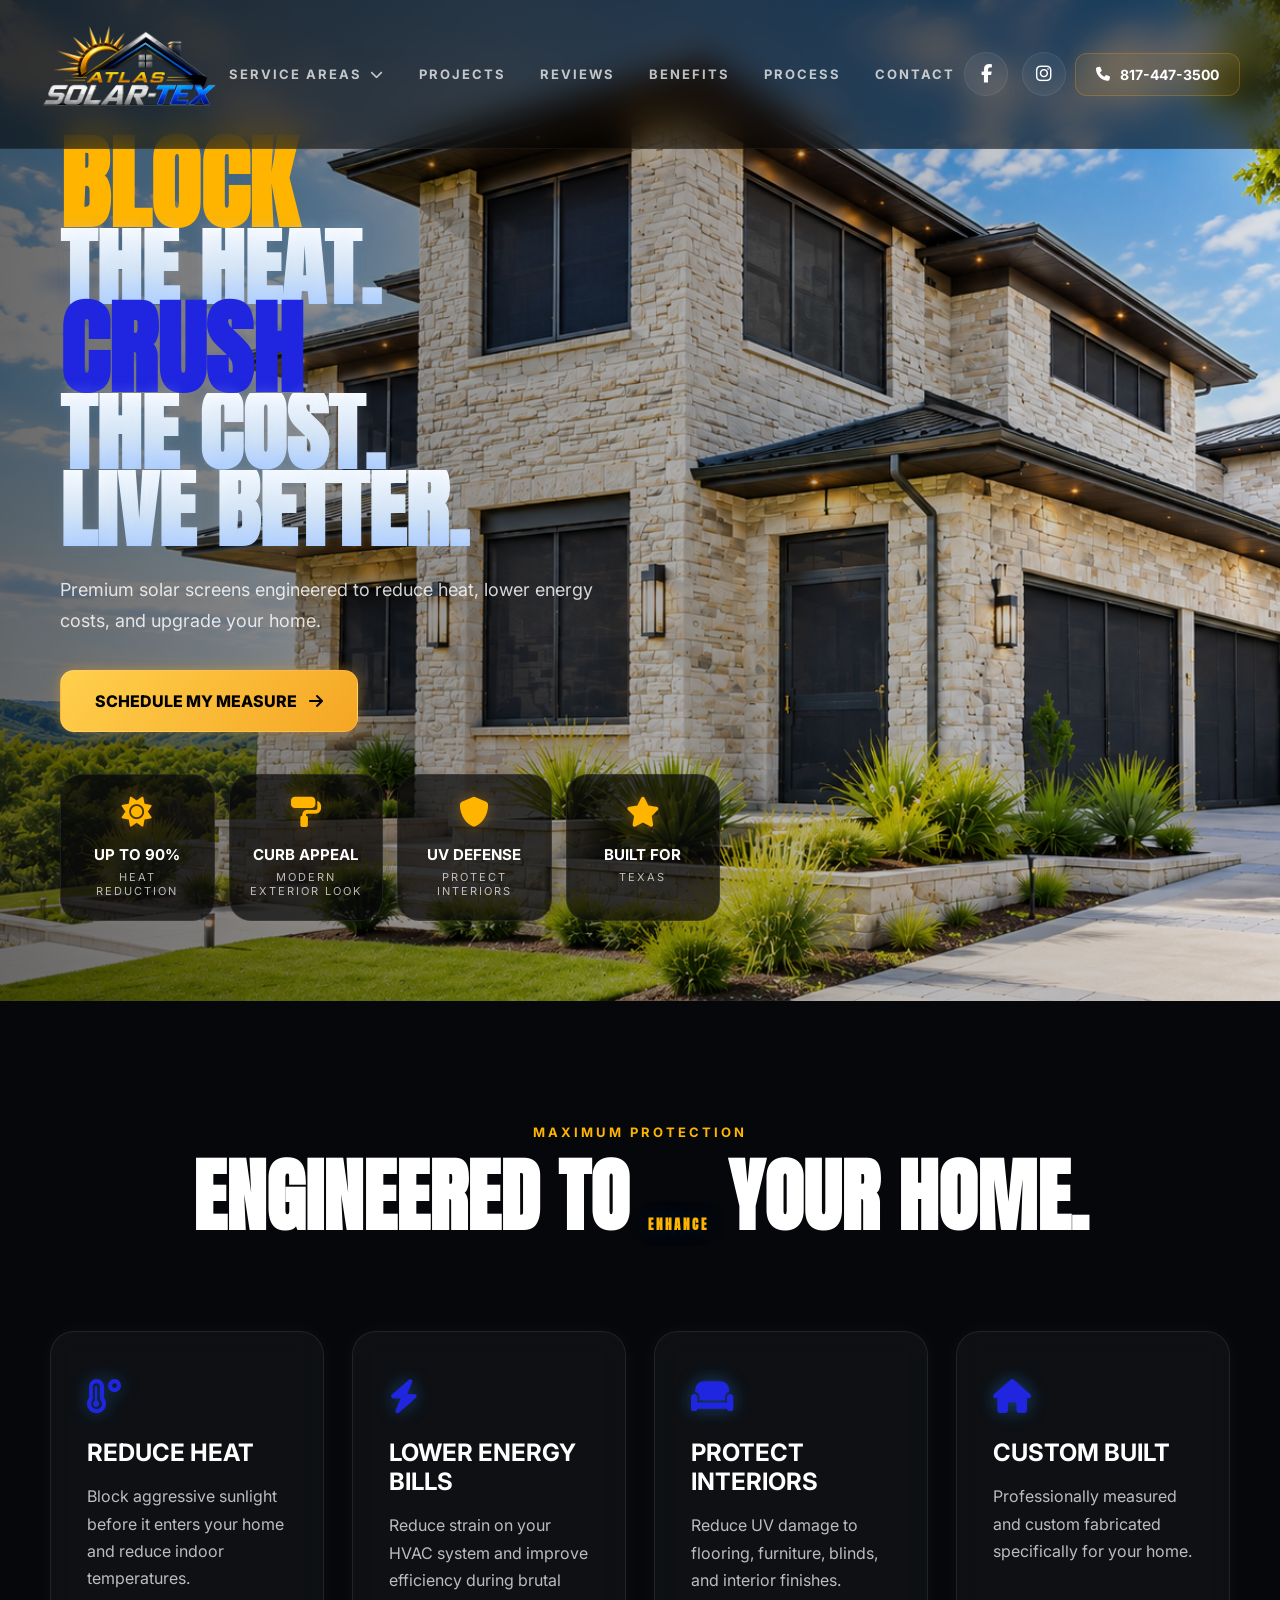
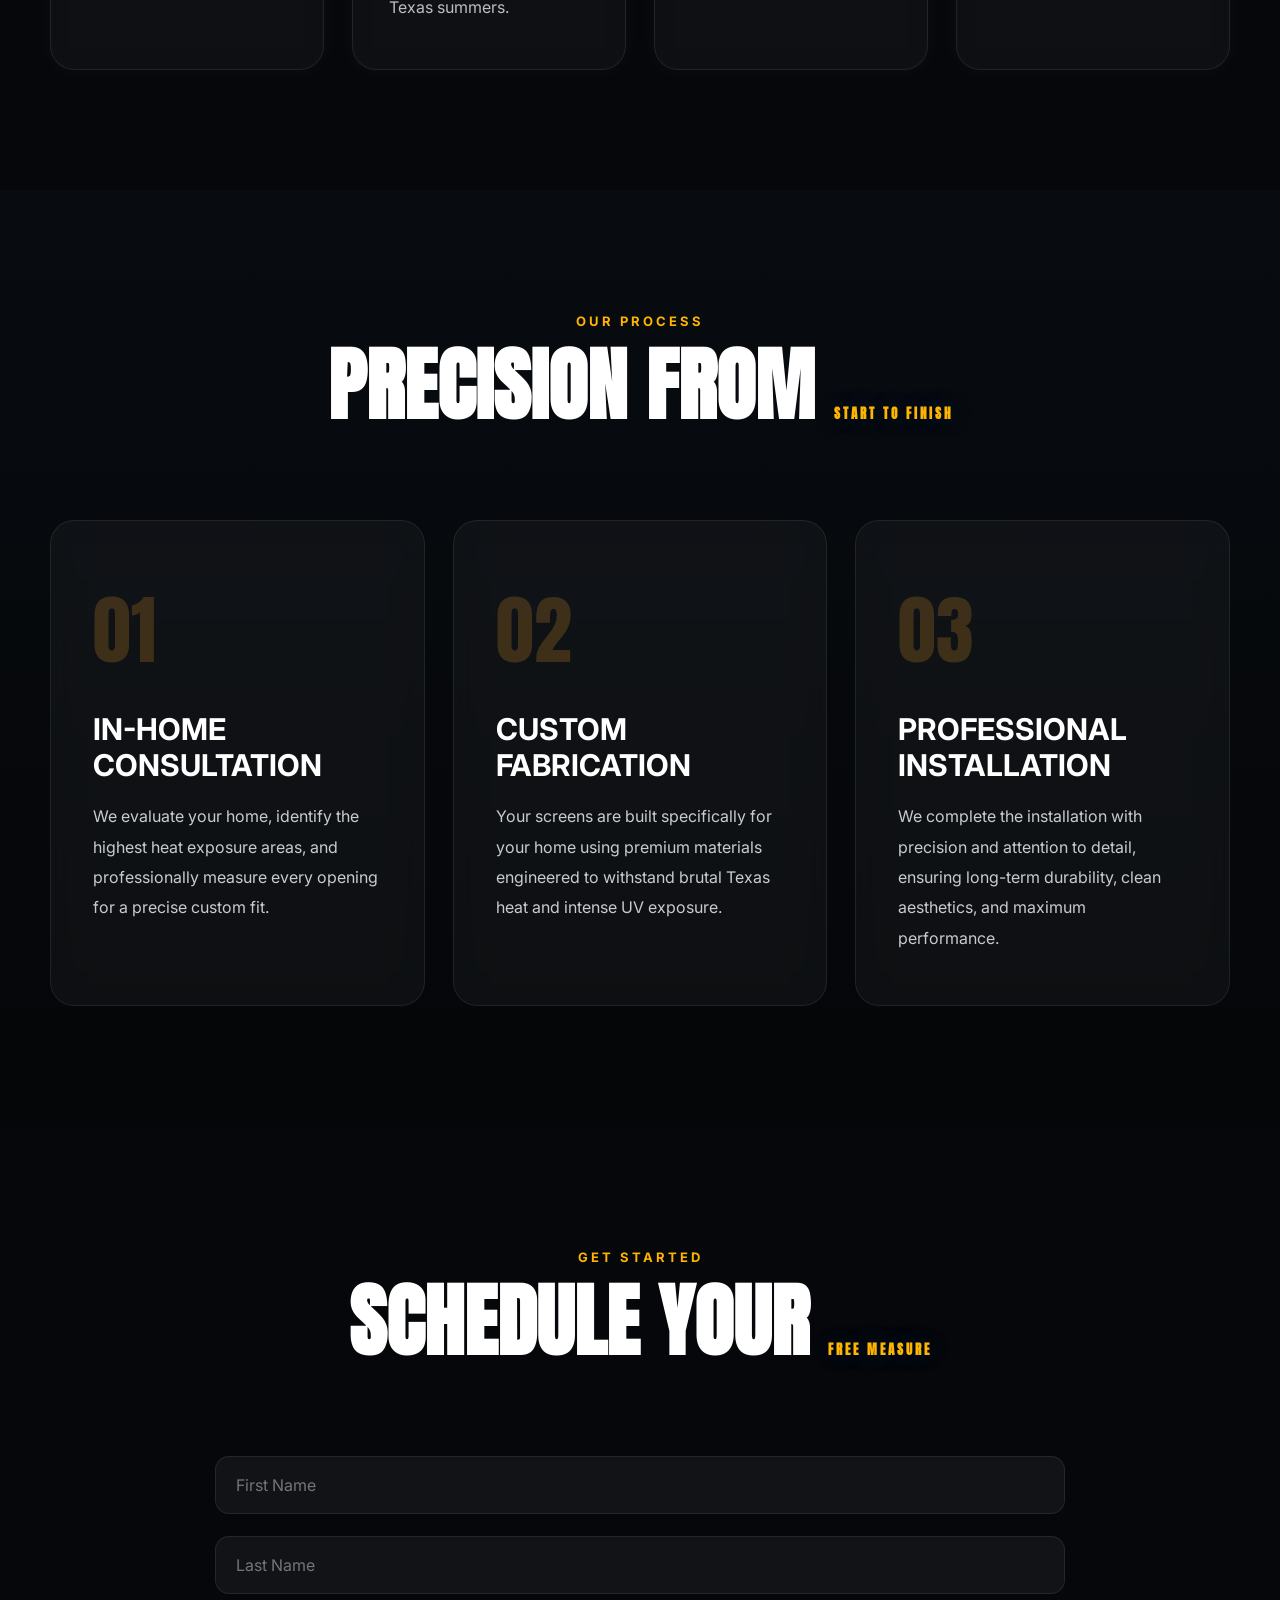
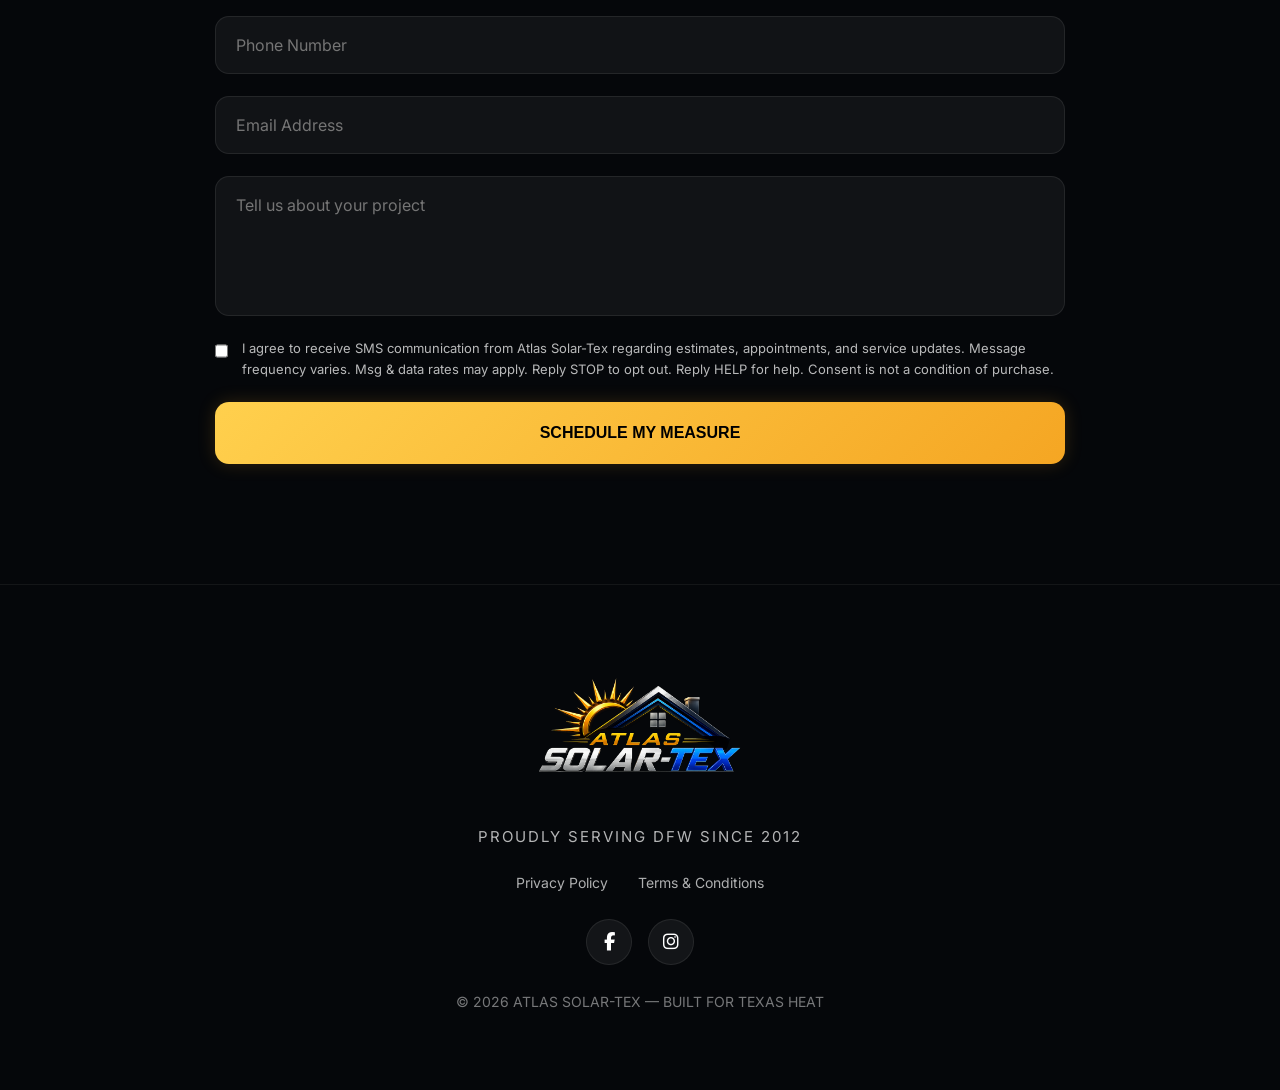
<file: index.html>
<!DOCTYPE html>
<html lang="en">
<head>

<meta charset="UTF-8">
<meta name="viewport" content="width=device-width, initial-scale=1.0">

<title>Atlas Solar-Tex | Block The Heat. Crush The Cost.</title>

<link rel="preconnect" href="https://fonts.googleapis.com">
<link rel="preconnect" href="https://fonts.gstatic.com" crossorigin>

<link href="https://fonts.googleapis.com/css2?family=Anton&family=Inter:wght@300;400;500;600;700;800&display=swap" rel="stylesheet">

<link
rel="stylesheet"
href="https://cdnjs.cloudflare.com/ajax/libs/font-awesome/6.5.2/css/all.min.css"
/>

<link rel="stylesheet" href="style.css">

</head>

<body>

<nav class="navbar">

<div class="nav-container">

<a href="https://solartexsolarscreens.com" class="logo-link">
    <img
    src="solarlogo.png"
    class="logo"
    alt="Atlas Solar-Tex"
    >
</a>

<div class="nav-links">

<div class="dropdown">

<button class="dropbtn" onclick="toggleDropdown(event)">
SERVICE AREAS
<i class="fas fa-chevron-down"></i>
</button>

<div class="dropdown-content" id="mobileDropdown">

<a href="solar-screens-joshua.html">Joshua</a>

<a href="solar-screens-burleson.html">Burleson</a>

<a href="solar-screens-cleburne.html">Cleburne</a>

<a href="solar-screens-granbury.html">Granbury</a>

<a href="solar-screens-godley.html">Godley</a>

<a href="solar-screens-weatherford.html">Weatherford</a>

</div>

</div>

<a href="projects.html">PROJECTS</a>

<a href="reviews.html">REVIEWS</a>

<a href="#benefits">BENEFITS</a>

<a href="#process">PROCESS</a>

<a href="#quote-form">CONTACT</a>

</div>

<div class="social-icons">

<a href="https://www.facebook.com/profile.php?id=100063526118827" target="_blank">
<i class="fa-brands fa-facebook-f"></i>
</a>

<a href="https://www.instagram.com/atlas_solar_tex/" target="_blank">
<i class="fa-brands fa-instagram"></i>
</a>

</div>

<div class="mobile-menu-btn" onclick="toggleMobileMenu()">
<i class="fas fa-bars"></i>
</div>

<a href="tel:8174473500" class="phone-btn">

<i class="fa-solid fa-phone"></i>

817-447-3500

</a>

</div>

</nav>

<!-- MOBILE MENU -->

<div class="mobile-menu" id="mobileMenu">

<a href="solar-screens-joshua.html">Joshua</a>

<a href="solar-screens-burleson.html">Burleson</a>

<a href="solar-screens-cleburne.html">Cleburne</a>

<a href="solar-screens-granbury.html">Granbury</a>

<a href="solar-screens-godley.html">Godley</a>

<a href="solar-screens-weatherford.html">Weatherford</a>

<a href="reviews.html">Reviews</a>

<a href="#benefits">Benefits</a>

<a href="#process">Process</a>

<a href="projects.html">Projects</a>

<a href="#quote-form">Contact</a>

<a href="tel:8174473500" class="mobile-phone">
<i class="fas fa-phone"></i>
817-447-3500
</a>

</div>

<section class="hero">

<div class="hero-overlay"></div>

<div class="hero-content">

<div class="hero-left">

<h1 class="hero-title">

<span class="gold">BLOCK</span>

<span class="silver">THE HEAT.</span>

<span class="blue">CRUSH</span>

<span class="silver">THE COST.</span>

<span class="silver">LIVE BETTER.</span>

</h1>

<p class="hero-sub">

Premium solar screens engineered to reduce heat, lower energy costs, and upgrade your home.

</p>

<a href="#quote-form" class="hero-btn">

SCHEDULE MY MEASURE

<i class="fa-solid fa-arrow-right"></i>

</a>

<div class="hero-stats">

<div class="stat-card">

<i class="fa-solid fa-sun"></i>

<h3>UP TO 90%</h3>

<p>HEAT REDUCTION</p>

</div>

<div class="stat-card">

<i class="fa-solid fa-paint-roller"></i>

<h3>CURB APPEAL</h3>

<p>MODERN EXTERIOR LOOK</p>

</div>

<div class="stat-card">

<i class="fa-solid fa-shield"></i>

<h3>UV DEFENSE</h3>

<p>PROTECT INTERIORS</p>

</div>

<div class="stat-card">

<i class="fa-solid fa-star"></i>

<h3>BUILT FOR</h3>

<p>TEXAS</p>

</div>

</div>

</div>

</div>

</section>

<section class="section" id="benefits">

<div class="section-header">

<span>MAXIMUM PROTECTION</span>

<h2>

ENGINEERED TO

<span class="blue-text">
ENHANCE
</span>

YOUR HOME.

</h2>

</div>

<div class="benefit-grid">

<div class="benefit-card">

<i class="fa-solid fa-temperature-high"></i>

<h3>REDUCE HEAT</h3>

<p>
Block aggressive sunlight before it enters your home and reduce indoor temperatures.
</p>

</div>

<div class="benefit-card">

<i class="fa-solid fa-bolt"></i>

<h3>LOWER ENERGY BILLS</h3>

<p>
Reduce strain on your HVAC system and improve efficiency during brutal Texas summers.
</p>

</div>

<div class="benefit-card">

<i class="fa-solid fa-couch"></i>

<h3>PROTECT INTERIORS</h3>

<p>
Reduce UV damage to flooring, furniture, blinds, and interior finishes.
</p>

</div>

<div class="benefit-card">

<i class="fa-solid fa-house"></i>

<h3>CUSTOM BUILT</h3>

<p>
Professionally measured and custom fabricated specifically for your home.
</p>

</div>

</div>

</section>

<section class="section dark-section" id="process">

<div class="section-header">

<span>OUR PROCESS</span>

<h2>

PRECISION FROM

<span class="blue-text">
START TO FINISH
</span>

</h2>

</div>

<div class="process-grid">

<div class="process-card">

<span>01</span>

<h3>IN-HOME CONSULTATION</h3>

<p>

We evaluate your home, identify the highest heat exposure areas, and professionally measure every opening for a precise custom fit.

</p>

</div>

<div class="process-card">

<span>02</span>

<h3>CUSTOM FABRICATION</h3>

<p>

Your screens are built specifically for your home using premium materials engineered to withstand brutal Texas heat and intense UV exposure.

</p>

</div>

<div class="process-card">

<span>03</span>

<h3>PROFESSIONAL INSTALLATION</h3>

<p>

We complete the installation with precision and attention to detail, ensuring long-term durability, clean aesthetics, and maximum performance.

</p>

</div>

</div>

</section>

<section class="section" id="quote-form">

<div class="section-header">

<span>GET STARTED</span>

<h2>

SCHEDULE YOUR
<span class="blue-text">
FREE MEASURE
</span>

</h2>

</div>

<div class="form-wrapper">

<form class="contact-form" id="atlasForm">

  <input type="text" id="firstName" placeholder="First Name" required>
  <input type="text" id="lastName" placeholder="Last Name" required>
  <input type="tel" id="phone" placeholder="Phone Number" required>
  <input type="email" id="email" placeholder="Email Address" required>
  <textarea id="message" placeholder="Tell us about your project"></textarea>

  <label class="sms-consent">
    <input type="checkbox" id="smsConsent" value="yes">
    <span>I agree to receive SMS communication from Atlas Solar-Tex regarding estimates, appointments, and service updates. Message frequency varies. Msg & data rates may apply. Reply STOP to opt out. Reply HELP for help. Consent is not a condition of purchase.</span>
  </label>

  <p id="form-status" style="display:none; text-align:center; margin-top:12px; font-weight:600;"></p>

  <button type="submit">SCHEDULE MY MEASURE</button>

</form>

</div>

</section>

<footer>

<img
src="solarlogo.png"
class="footer-logo"
alt="Atlas Solar-Tex"
>

<div class="footer-serving">
PROUDLY SERVING DFW SINCE 2012
</div>

<div class="footer-links">

<a href="privacy-policy.html">
Privacy Policy
</a>

<a href="terms.html">
Terms & Conditions
</a>

</div>

<div class="footer-socials">

<a href="https://www.facebook.com/profile.php?id=100063526118827" target="_blank">
<i class="fa-brands fa-facebook-f"></i>
</a>

<a href="https://www.instagram.com/atlas_solar_tex/" target="_blank">
<i class="fa-brands fa-instagram"></i>
</a>

</div>

<p>
© 2026 ATLAS SOLAR-TEX — BUILT FOR TEXAS HEAT
</p>

</footer>

<script>

function toggleMobileMenu(){

document
.getElementById("mobileMenu")
.classList.toggle("active");

}

function toggleDropdown(event){

event.stopPropagation();

const dropdown =
document.getElementById("mobileDropdown");

dropdown.classList.toggle("active");

}

/* CLOSE MENU WHEN LINK CLICKED */

document.querySelectorAll('.mobile-menu a')
.forEach(link => {

link.addEventListener('click', () => {

document
.getElementById('mobileMenu')
.classList.remove('active');

});

});

/* CLOSE MENU WHEN CLICKING OUTSIDE */

document.addEventListener('click', function(event){

const menu =
document.getElementById('mobileMenu');

const button =
document.querySelector('.mobile-menu-btn');

if(
!menu.contains(event.target)
&&
!button.contains(event.target)
){

menu.classList.remove('active');

}

});

/* GHL WEBHOOK FORM SUBMISSION */

document.getElementById('atlasForm').addEventListener('submit', async function(e) {
  e.preventDefault();

  const btn = this.querySelector('button[type="submit"]');
  const status = document.getElementById('form-status');

  btn.disabled = true;
  btn.textContent = 'SENDING...';

  const payload = {
    firstName: document.getElementById('firstName').value,
    lastName: document.getElementById('lastName').value,
    phone: document.getElementById('phone').value,
    email: document.getElementById('email').value,
    message: document.getElementById('message').value,
    smsConsent: document.getElementById('smsConsent').checked ? 'yes' : 'no',
    source: 'Website - solartexsolarscreens.com'
  };

  try {
    const response = await fetch('https://services.leadconnectorhq.com/hooks/FPHCnbNKCo5tfDzznUBG/webhook-trigger/6b98a493-fc91-4012-9747-e2e0cc843922', {
      method: 'POST',
      headers: { 'Content-Type': 'application/json' },
      body: JSON.stringify(payload)
    });

    if (response.ok) {
      status.style.display = 'block';
      status.style.color = '#4CAF50';
      status.textContent = "✅ We got your request! We'll be in touch shortly.";
      this.reset();
    } else {
      throw new Error('Server error');
    }
  } catch (err) {
    status.style.display = 'block';
    status.style.color = '#e53e3e';
    status.textContent = '❌ Something went wrong. Please call us at 817-447-3500.';
  }

  btn.disabled = false;
  btn.textContent = 'SCHEDULE MY MEASURE';
});

</script>

</body>
</html>
</file>
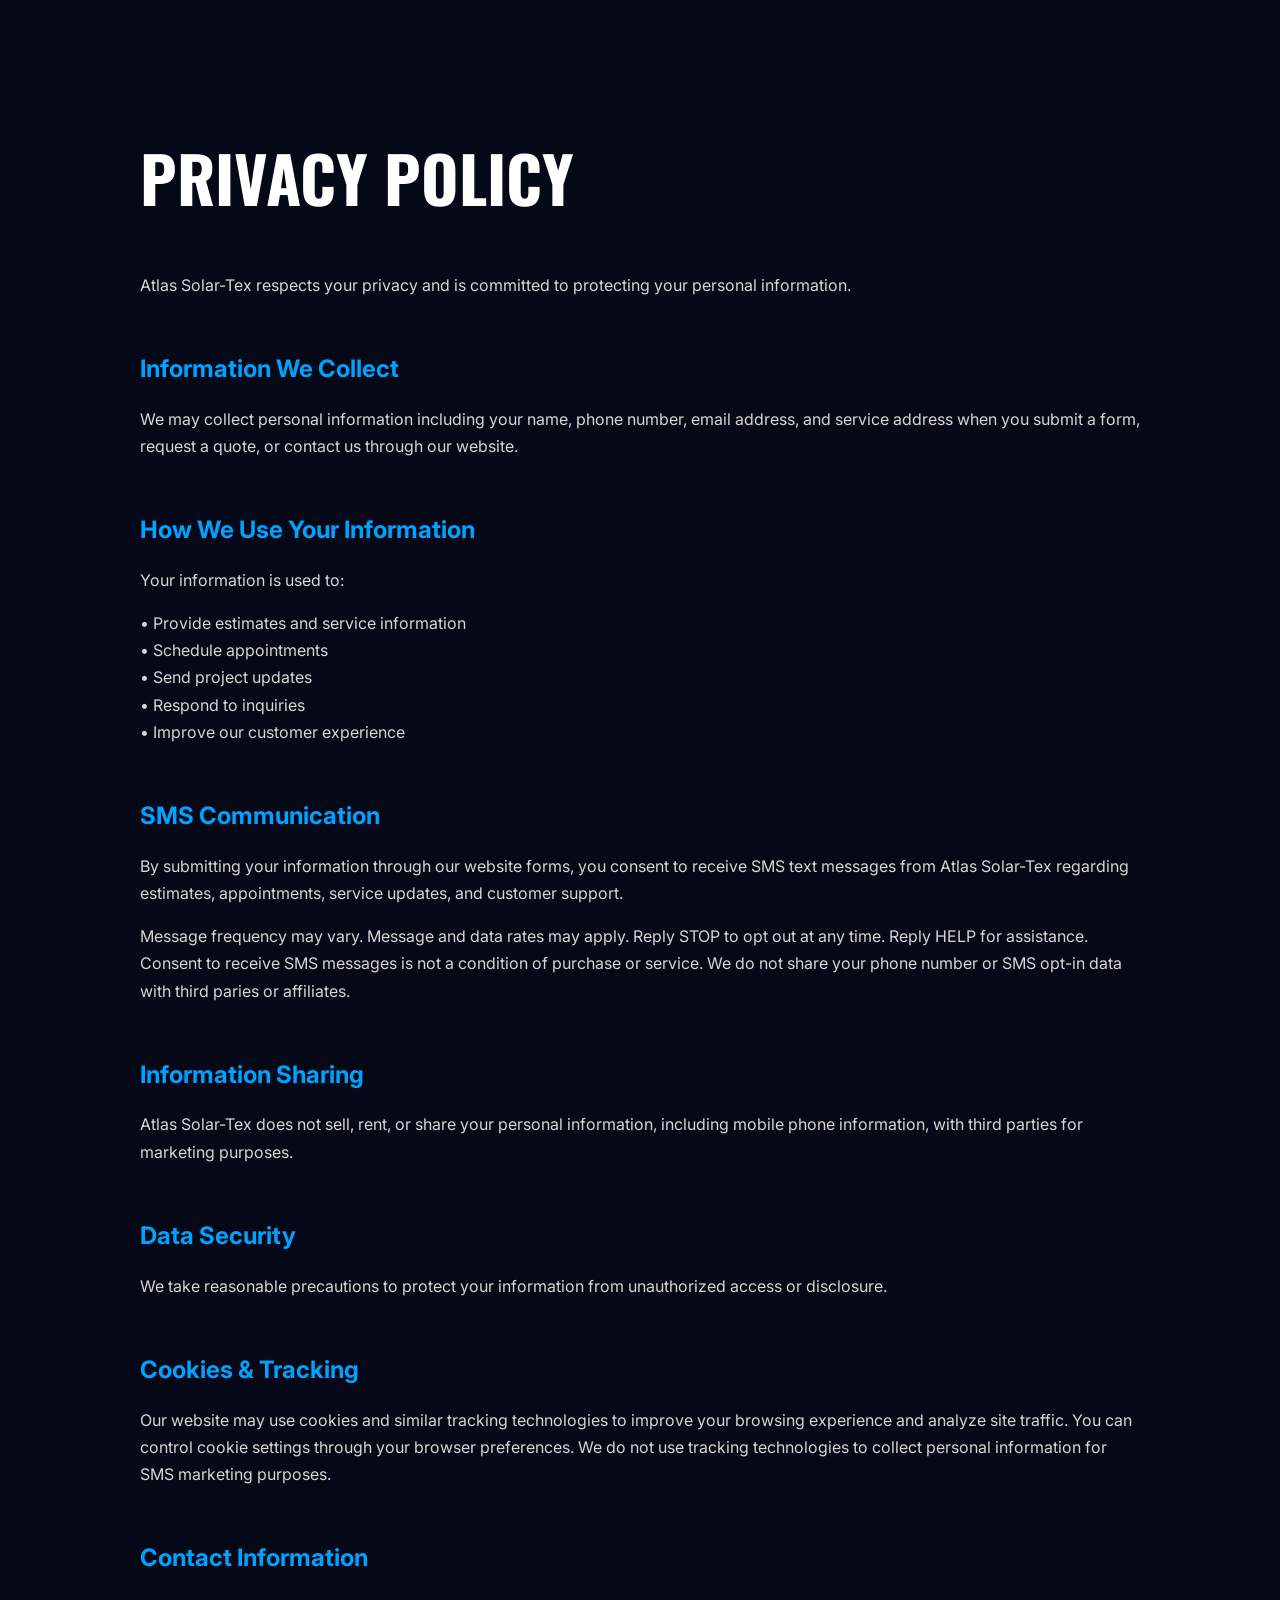
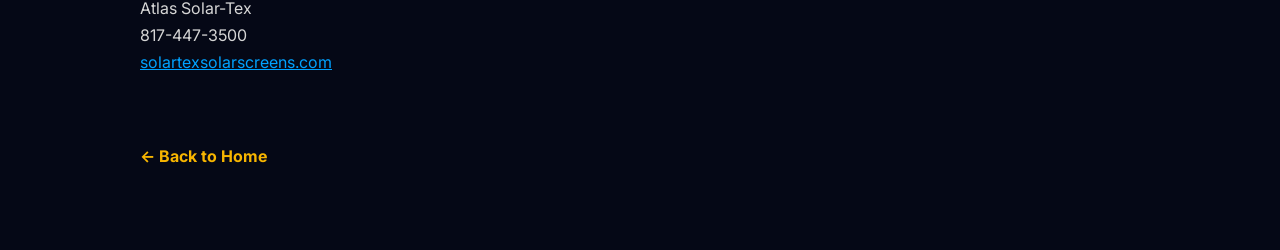
<file: privacy-policy.html>
<!DOCTYPE html>
<html lang="en">
<head>
<meta charset="UTF-8">
<meta name="viewport" content="width=device-width, initial-scale=1.0">
<title>Privacy Policy | Atlas Solar-Tex</title>

<link href="https://fonts.googleapis.com/css2?family=Oswald:wght@400;500;600;700&family=Inter:wght@400;500;600&display=swap" rel="stylesheet">

<style>

body{
    margin:0;
    background:#050816;
    color:white;
    font-family:'Inter',sans-serif;
    line-height:1.7;
}

.container{
    width:90%;
    max-width:1000px;
    margin:auto;
    padding:80px 0;
}

h1{
    font-family:'Oswald',sans-serif;
    font-size:4rem;
    text-transform:uppercase;
    margin-bottom:40px;
}

h2{
    color:#00a2ff;
    margin-top:50px;
    margin-bottom:15px;
    font-size:1.5rem;
}

p{
    color:#d6d6d6;
}

a{
    color:#00a2ff;
}

.back{
    display:inline-block;
    margin-top:50px;
    color:#f7b500;
    text-decoration:none;
    font-weight:700;
}

</style>
</head>

<body>

<div class="container">

<h1>Privacy Policy</h1>

<p>
Atlas Solar-Tex respects your privacy and is committed to protecting your personal information.
</p>

<h2>Information We Collect</h2>

<p>
We may collect personal information including your name, phone number, email address, and service address when you submit a form, request a quote, or contact us through our website.
</p>

<h2>How We Use Your Information</h2>

<p>
Your information is used to:
</p>

<p>
• Provide estimates and service information<br>
• Schedule appointments<br>
• Send project updates<br>
• Respond to inquiries<br>
• Improve our customer experience
</p>

<h2>SMS Communication</h2>

<p>
By submitting your information through our website forms, you consent to receive SMS text messages from Atlas Solar-Tex regarding estimates, appointments, service updates, and customer support.
</p>

<p>
Message frequency may vary. Message and data rates may apply. Reply STOP to opt out at any time. Reply HELP for assistance. Consent to receive SMS messages is not a condition of purchase or service.
We do not share your phone number or SMS opt-in data with third paries or affiliates.
</p>

<h2>Information Sharing</h2>

<p>
Atlas Solar-Tex does not sell, rent, or share your personal information, including mobile phone information, with third parties for marketing purposes.
</p>

<h2>Data Security</h2>

<p>
We take reasonable precautions to protect your information from unauthorized access or disclosure.
</p>

<h2>Cookies & Tracking</h2>
<p>Our website may use cookies and similar tracking technologies 
to improve your browsing experience and analyze site traffic. 
You can control cookie settings through your browser preferences. 
We do not use tracking technologies to collect personal information 
for SMS marketing purposes.</p>

<h2>Contact Information</h2>

<p>
Atlas Solar-Tex<br>
817-447-3500<br>
<a href="https://solartexsolarscreens.com">solartexsolarscreens.com</a>
</p>

<a class="back" href="index.html">← Back to Home</a>

</div>

</body>
</html>
</file>
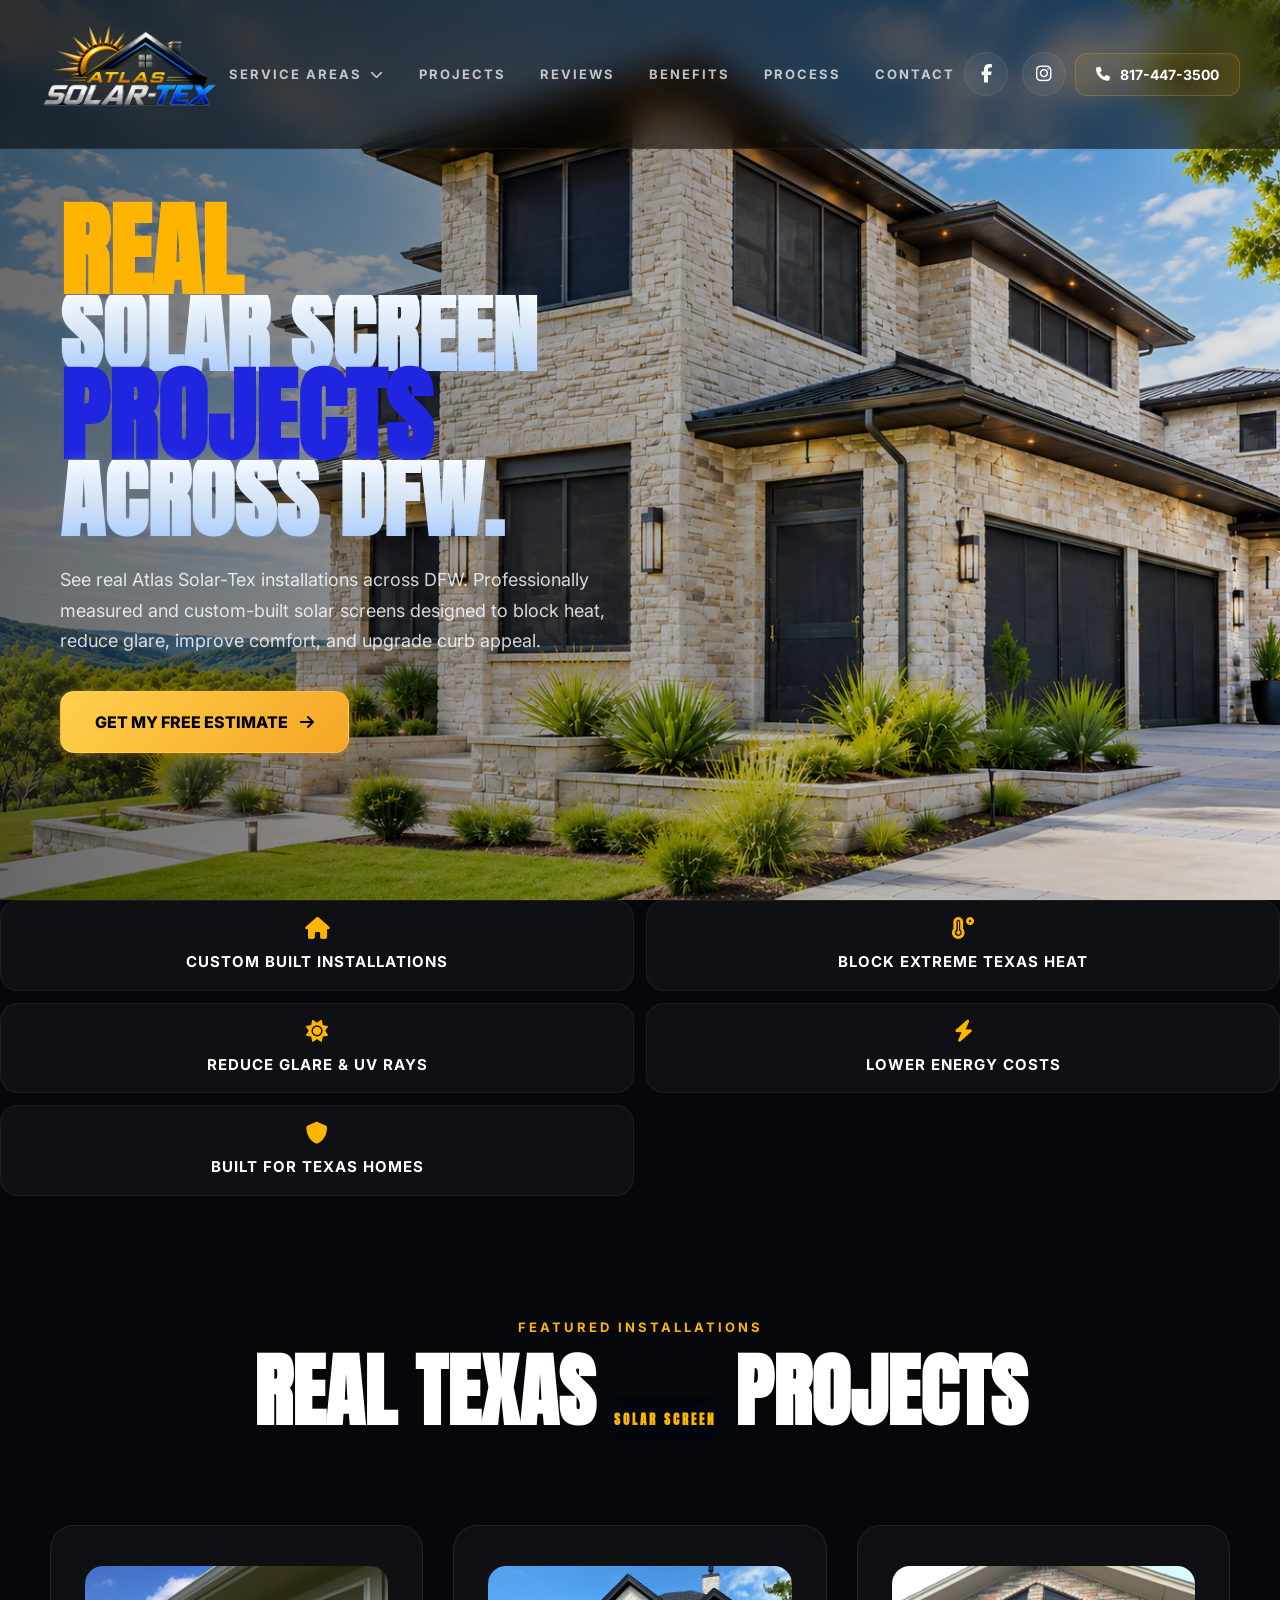
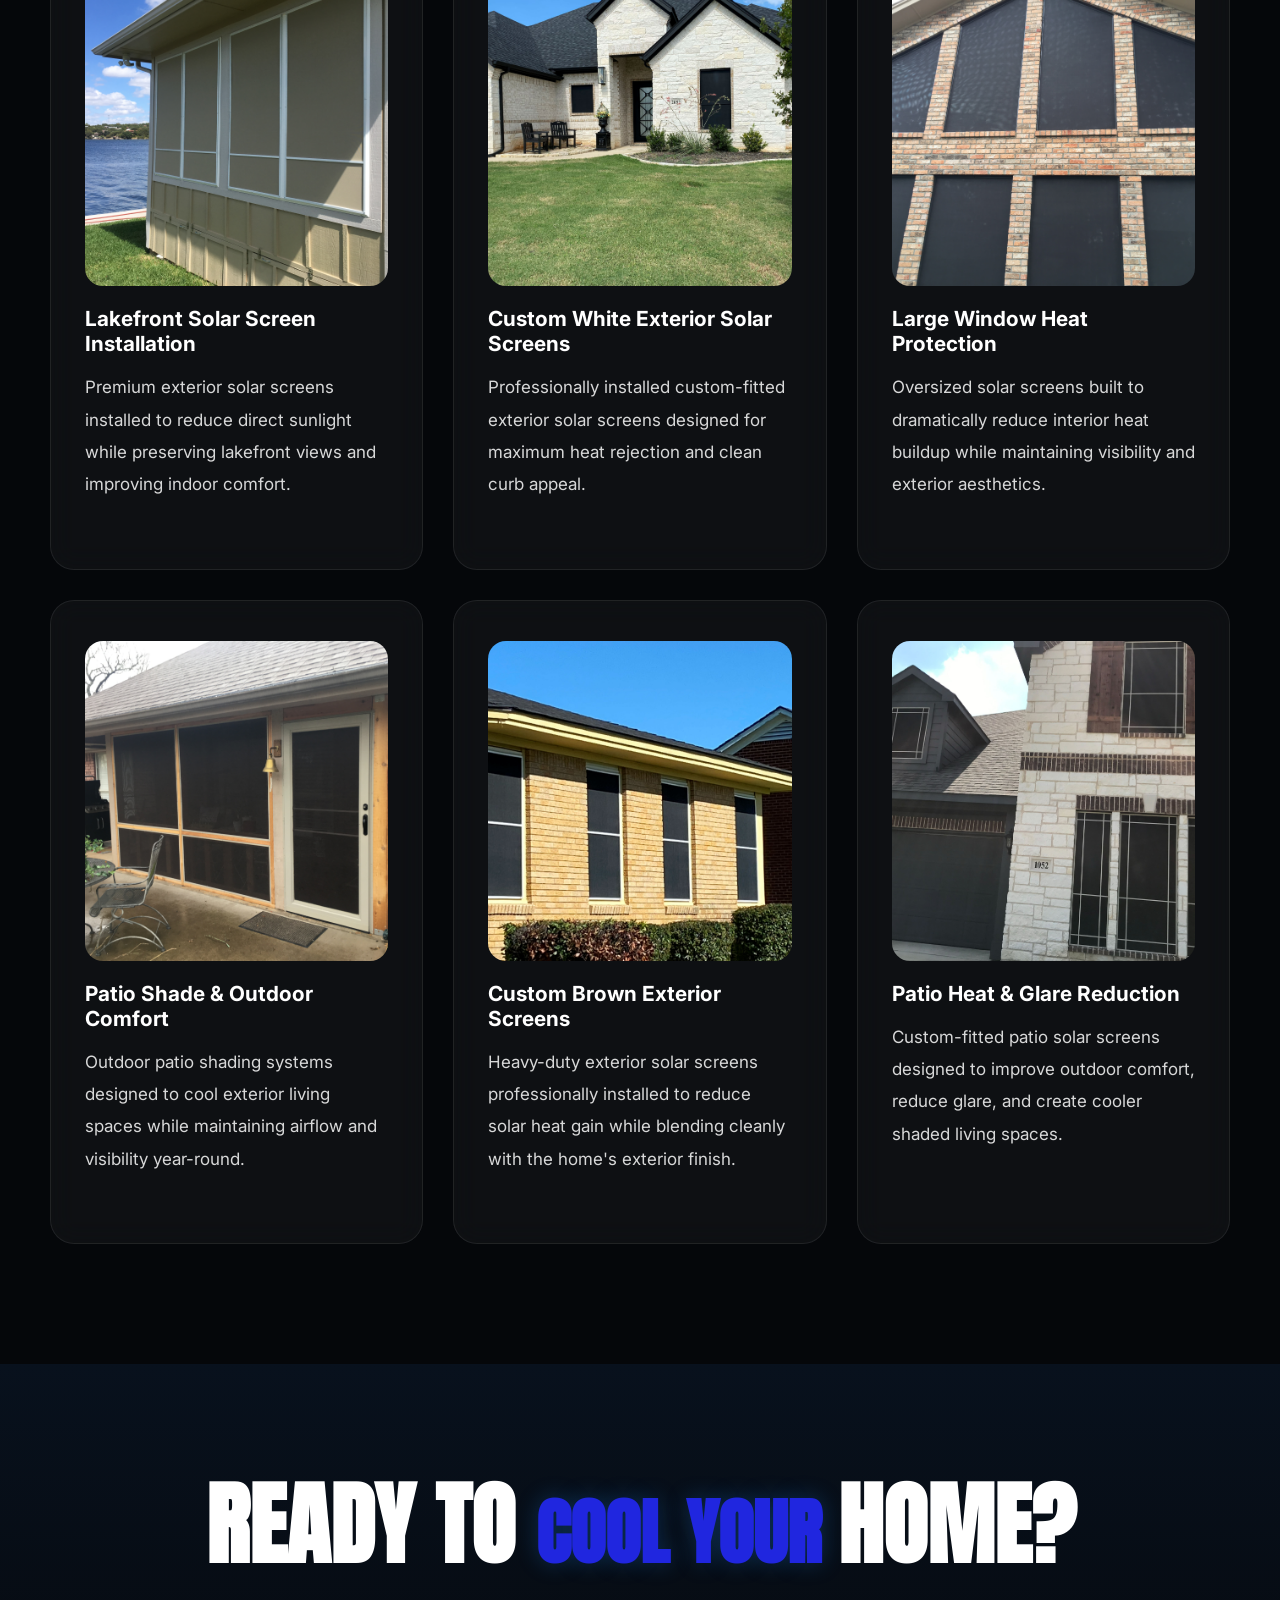
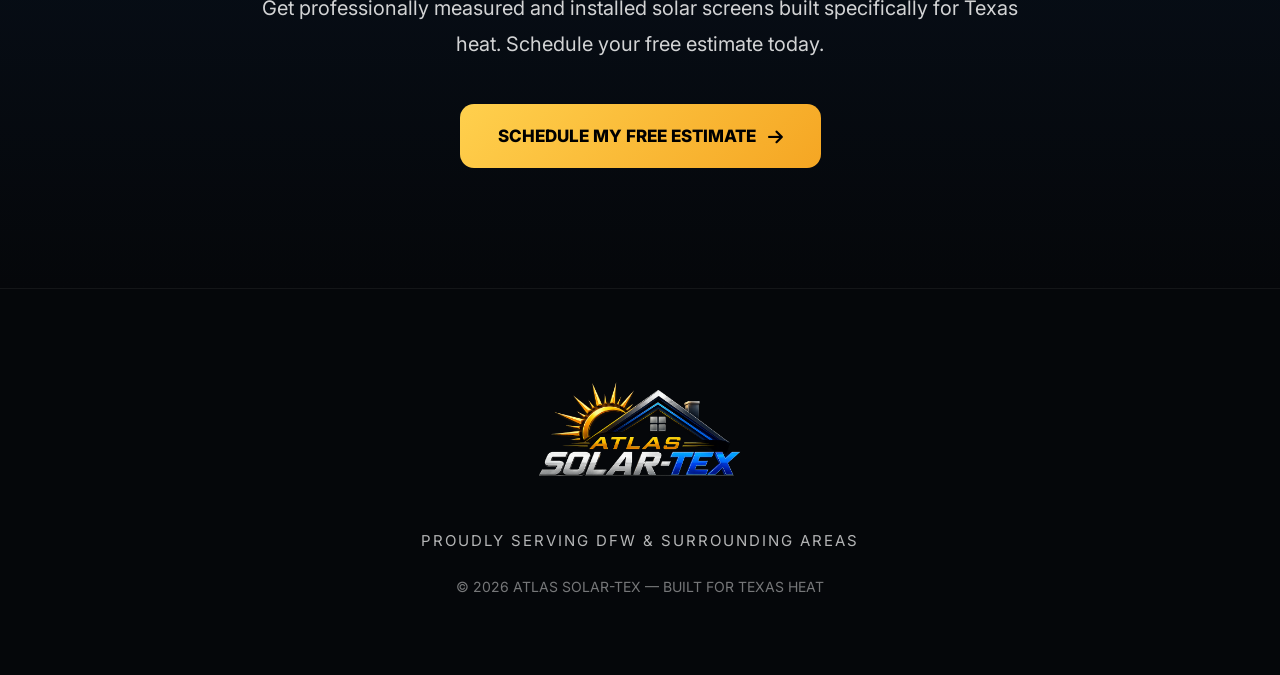
<file: projects.html>
<!DOCTYPE html>
<html lang="en">
<head>

<meta charset="UTF-8">
<meta name="viewport" content="width=device-width, initial-scale=1.0">

<title>Projects | Atlas Solar-Tex</title>

<meta name="description" content="See real Atlas Solar-Tex solar screen installations across DFW. Custom exterior solar screens professionally installed for heat reduction, comfort, and curb appeal.">

<link rel="preconnect" href="https://fonts.googleapis.com">
<link rel="preconnect" href="https://fonts.gstatic.com" crossorigin>

<link href="https://fonts.googleapis.com/css2?family=Anton&family=Inter:wght@300;400;500;600;700;800&display=swap" rel="stylesheet">

<link
rel="stylesheet"
href="https://cdnjs.cloudflare.com/ajax/libs/font-awesome/6.5.2/css/all.min.css"
/>

<link rel="stylesheet" href="style.css">

</head>

<body>

<nav class="navbar">

<div class="nav-container">

<a href="https://solartexsolarscreens.com" class="logo-link">

<img
src="solarlogo.png"
class="logo"
alt="Atlas Solar-Tex"
>

</a>

<div class="nav-links">

<div class="dropdown">

<button class="dropbtn">

SERVICE AREAS

<i class="fas fa-chevron-down"></i>

</button>

<div class="dropdown-content">

<div class="dropdown-inner">

<a href="solar-screens-joshua.html">Joshua</a>

<a href="solar-screens-burleson.html">Burleson</a>

<a href="solar-screens-cleburne.html">Cleburne</a>

<a href="solar-screens-granbury.html">Granbury</a>

<a href="solar-screens-weatherford.html">Weatherford</a>

<a href="solar-screens-godley.html">Godley</a>

</div>

</div>

</div>

<a href="projects.html">PROJECTS</a>

<a href="reviews.html">REVIEWS</a>

<a href="index.html#benefits">BENEFITS</a>

<a href="index.html#process">PROCESS</a>

<a href="index.html#quote-form">CONTACT</a>

</div>

<div class="social-icons">

<a href="https://www.facebook.com/profile.php?id=100063526118827" target="_blank">
<i class="fa-brands fa-facebook-f"></i>
</a>

<a href="https://www.instagram.com/atlas_solar_tex/" target="_blank">
<i class="fa-brands fa-instagram"></i>
</a>

</div>

<div class="mobile-menu-btn" onclick="toggleMobileMenu()">
<i class="fas fa-bars"></i>
</div>

<a href="tel:8174473500" class="phone-btn">

<i class="fa-solid fa-phone"></i>

817-447-3500

</a>

</div>

</nav>

<!-- MOBILE MENU -->

<div class="mobile-menu" id="mobileMenu">

<a href="projects.html">Projects</a>

<a href="reviews.html">Reviews</a>

<a href="solar-screens-joshua.html">Joshua</a>

<a href="solar-screens-burleson.html">Burleson</a>

<a href="solar-screens-cleburne.html">Cleburne</a>

<a href="solar-screens-granbury.html">Granbury</a>

<a href="solar-screens-weatherford.html">Weatherford</a>

<a href="solar-screens-godley.html">Godley</a>

<a href="index.html#benefits">Benefits</a>

<a href="index.html#process">Process</a>

<a href="index.html#quote-form">Contact</a>

<a href="tel:8174473500" class="mobile-phone">

<i class="fas fa-phone"></i>

817-447-3500

</a>

</div>

<!-- HERO -->

<section class="hero">

<div class="hero-overlay"></div>

<div class="hero-content">

<div class="hero-left">

<h1 class="hero-title">

<span class="gold">REAL</span>

<span class="silver">SOLAR SCREEN</span>

<span class="blue">PROJECTS</span>

<span class="silver">ACROSS DFW.</span>

</h1>

<p class="hero-sub">

See real Atlas Solar-Tex installations across DFW. Professionally measured and custom-built solar screens designed to block heat, reduce glare, improve comfort, and upgrade curb appeal.

</p>

<a href="index.html#quote-form" class="hero-btn">

GET MY FREE ESTIMATE

<i class="fa-solid fa-arrow-right"></i>

</a>

</div>

</div>

</section>

<!-- STATS -->

<section class="stats-bar">

<div class="stats-grid">

<div class="stat-item">

<i class="fa-solid fa-house"></i>

<h3>CUSTOM BUILT INSTALLATIONS</h3>

</div>

<div class="stat-item">

<i class="fa-solid fa-temperature-high"></i>

<h3>BLOCK EXTREME TEXAS HEAT</h3>

</div>

<div class="stat-item">

<i class="fa-solid fa-sun"></i>

<h3>REDUCE GLARE & UV RAYS</h3>

</div>

<div class="stat-item">

<i class="fa-solid fa-bolt"></i>

<h3>LOWER ENERGY COSTS</h3>

</div>

<div class="stat-item">

<i class="fa-solid fa-shield"></i>

<h3>BUILT FOR TEXAS HOMES</h3>

</div>

</div>

</section>

<!-- PROJECTS -->

<section class="reviews-section">

<div class="section-header">

<span>FEATURED INSTALLATIONS</span>

<h2>

REAL TEXAS

<span class="blue-text">
SOLAR SCREEN
</span>

PROJECTS

</h2>

</div>

<div class="review-grid">

<!-- PROJECT 1 -->

<div class="review-card">

<img
src="lake-house-solar-screen.jpg"
alt="Lake House Solar Screens"
class="project-image"
>

<h3 class="project-title">
Lakefront Solar Screen Installation
</h3>

<p class="review-text">

Premium exterior solar screens installed to reduce direct sunlight while preserving lakefront views and improving indoor comfort.

</p>

</div>

<!-- PROJECT 2 -->

<div class="review-card">

<img
src="white-exterior-screen.jpg"
alt="White Exterior Solar Screens"
class="project-image"
>

<h3 class="project-title">
Custom White Exterior Solar Screens
</h3>

<p class="review-text">

Professionally installed custom-fitted exterior solar screens designed for maximum heat rejection and clean curb appeal.

</p>

</div>

<!-- PROJECT 3 -->

<div class="review-card">

<img
src="black-exterior-solar-screen.jpg"
alt="Large Window Solar Screens"
class="project-image"
>

<h3 class="project-title">
Large Window Heat Protection
</h3>

<p class="review-text">

Oversized solar screens built to dramatically reduce interior heat buildup while maintaining visibility and exterior aesthetics.

</p>

</div>

<!-- PROJECT 4 -->

<div class="review-card">

<img
src="patio-screen-installation.jpg"
alt="Patio Shade System"
class="project-image"
>

<h3 class="project-title">
Patio Shade & Outdoor Comfort
</h3>

<p class="review-text">

Outdoor patio shading systems designed to cool exterior living spaces while maintaining airflow and visibility year-round.

</p>

</div>

<!-- PROJECT 5 -->

<div class="review-card">

<img
src="brown-exterior-screen.jpg"
alt="Brown Exterior Solar Screens"
class="project-image"
>

<h3 class="project-title">
Custom Brown Exterior Screens
</h3>

<p class="review-text">

Heavy-duty exterior solar screens professionally installed to reduce solar heat gain while blending cleanly with the home's exterior finish.

</p>

</div>

<!-- PROJECT 6 -->

<div class="review-card">

<img
src="1052-screen.jpg"
alt="Patio Solar Screen Installation"
class="project-image"
>

<h3 class="project-title">
Patio Heat & Glare Reduction
</h3>

<p class="review-text">

Custom-fitted patio solar screens designed to improve outdoor comfort, reduce glare, and create cooler shaded living spaces.

</p>

</div>

</div>

</section>

<!-- CTA -->

<section class="cta-section">

<h2>

READY TO

<span class="blue-text">
COOL YOUR
</span>

HOME?

</h2>

<p>

Get professionally measured and installed solar screens built specifically for Texas heat. Schedule your free estimate today.

</p>

<a href="index.html#quote-form" class="cta-btn">

SCHEDULE MY FREE ESTIMATE

<i class="fa-solid fa-arrow-right"></i>

</a>

</section>

<!-- FOOTER -->

<footer>

<img
src="solarlogo.png"
class="footer-logo"
alt="Atlas Solar-Tex"
>

<div class="footer-serving">

PROUDLY SERVING DFW & SURROUNDING AREAS

</div>

<p>

© 2026 ATLAS SOLAR-TEX — BUILT FOR TEXAS HEAT

</p>

</footer>

<!-- MOBILE MENU SCRIPT -->

<script>

function toggleMobileMenu(){

document
.getElementById("mobileMenu")
.classList.toggle("active");

}

document.querySelectorAll('.mobile-menu a')
.forEach(link => {

link.addEventListener('click', () => {

document
.getElementById('mobileMenu')
.classList.remove('active');

});

});

document.addEventListener('click', function(event){

const menu =
document.getElementById('mobileMenu');

const button =
document.querySelector('.mobile-menu-btn');

if(
!menu.contains(event.target)
&&
!button.contains(event.target)
){

menu.classList.remove('active');

}

});

</script>

</body>
</html>
</file>
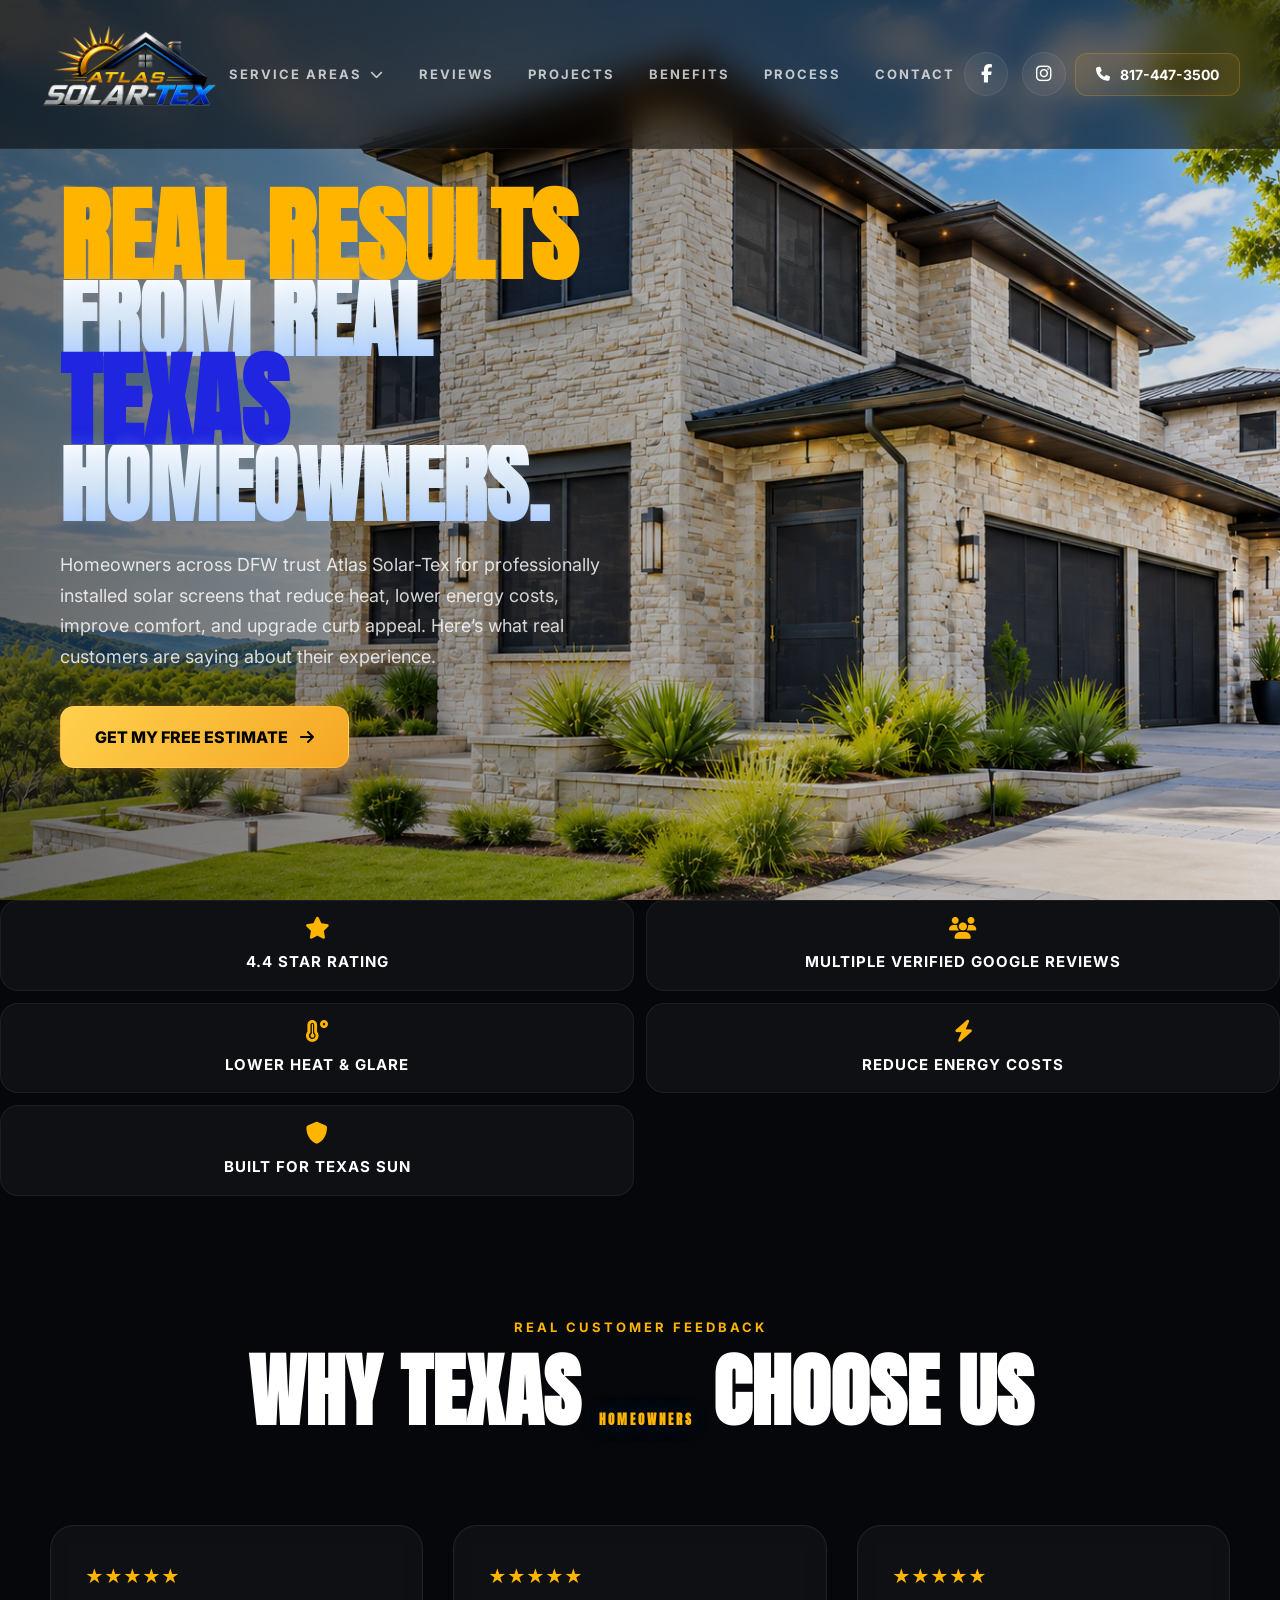
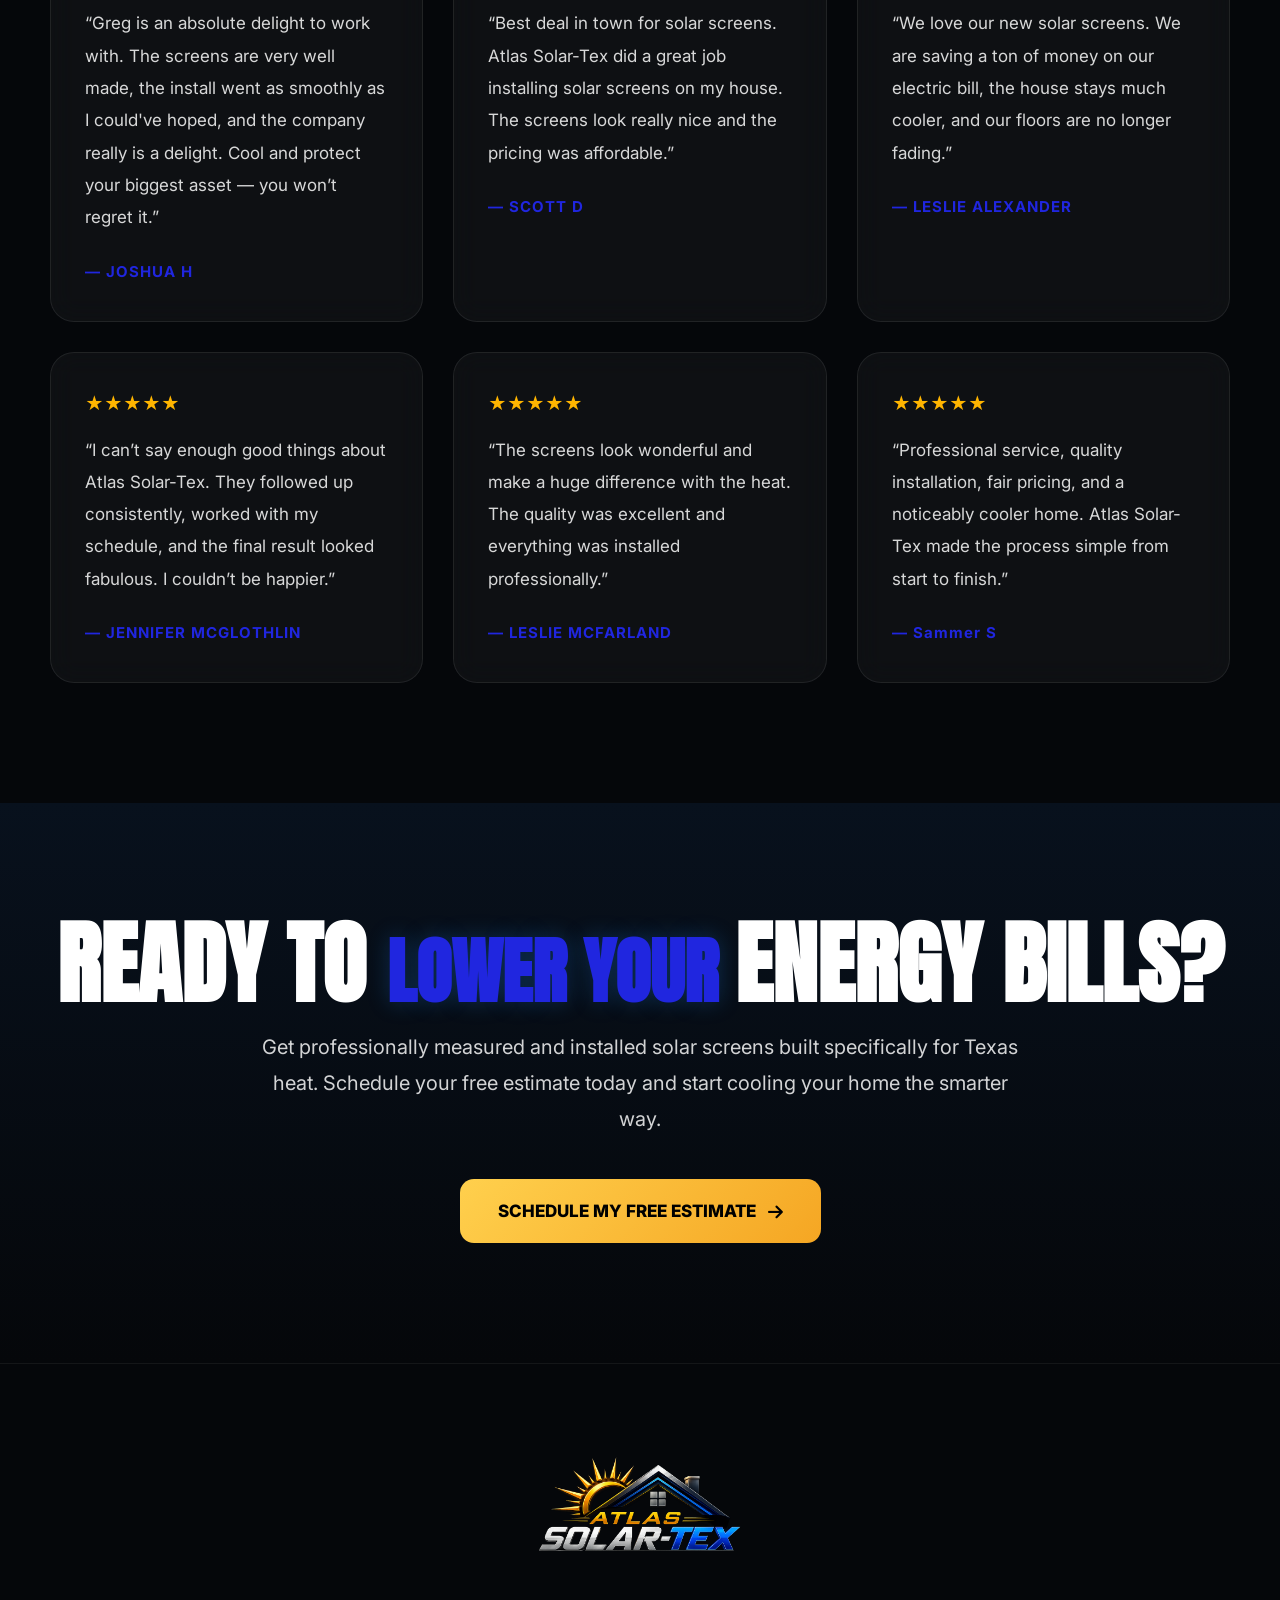
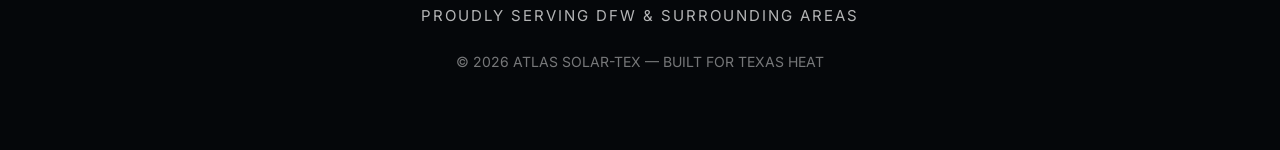
<file: reviews.html>
<!DOCTYPE html>
<html lang="en">
<head>

<meta charset="UTF-8">
<meta name="viewport" content="width=device-width, initial-scale=1.0">

<title>Customer Reviews | Atlas Solar-Tex</title>

<meta name="description" content="See what Texas homeowners are saying about Atlas Solar-Tex solar screens. Real customer reviews from homeowners across DFW.">

<link rel="preconnect" href="https://fonts.googleapis.com">
<link rel="preconnect" href="https://fonts.gstatic.com" crossorigin>

<link href="https://fonts.googleapis.com/css2?family=Anton&family=Inter:wght@300;400;500;600;700;800&display=swap" rel="stylesheet">

<link
rel="stylesheet"
href="https://cdnjs.cloudflare.com/ajax/libs/font-awesome/6.5.2/css/all.min.css"
/>

<link rel="stylesheet" href="style.css">

</head>

<body>

<nav class="navbar">

<div class="nav-container">

<a href="https://solartexsolarscreens.com" class="logo-link">
    <img
    src="solarlogo.png"
    class="logo"
    alt="Atlas Solar-Tex"
    >
</a>

<div class="nav-links">

<div class="dropdown">

<button class="dropbtn">
SERVICE AREAS
<i class="fas fa-chevron-down"></i>
</button>

<div class="dropdown-content">

<div class="dropdown-inner">

<a href="solar-screens-joshua.html">Joshua</a>

<a href="solar-screens-burleson.html">Burleson</a>

<a href="solar-screens-cleburne.html">Cleburne</a>

<a href="solar-screens-granbury.html">Granbury</a>

<a href="solar-screens-weatherford.html">Weatherford</a>

<a href="solar-screens-godley.html">Godley</a>

</div>

</div>

</div>

<a href="reviews.html">REVIEWS</a>

<a href="index.html#projects">PROJECTS</a>

<a href="index.html#benefits">BENEFITS</a>

<a href="index.html#process">PROCESS</a>

<a href="index.html#quote-form">CONTACT</a>

</div>

<div class="social-icons">

<a href="https://www.facebook.com/profile.php?id=100063526118827" target="_blank">
<i class="fa-brands fa-facebook-f"></i>
</a>

<a href="https://www.instagram.com/atlas_solar_tex/" target="_blank">
<i class="fa-brands fa-instagram"></i>
</a>

</div>

<div class="mobile-menu-btn" onclick="toggleMobileMenu()">
<i class="fas fa-bars"></i>
</div>

<a href="tel:8174473500" class="phone-btn">

<i class="fa-solid fa-phone"></i>

817-447-3500

</a>

</div>

</nav>

<!-- MOBILE MENU -->

<div class="mobile-menu" id="mobileMenu">

<a href="reviews.html">Reviews</a>

<a href="solar-screens-joshua.html">Joshua</a>

<a href="solar-screens-burleson.html">Burleson</a>

<a href="solar-screens-cleburne.html">Cleburne</a>

<a href="solar-screens-granbury.html">Granbury</a>

<a href="solar-screens-weatherford.html">Weatherford</a>

<a href="solar-screens-godley.html">Godley</a>

<a href="index.html#benefits">Benefits</a>

<a href="index.html#process">Process</a>

<a href="projects.html">Projects</a>

<a href="index.html#quote-form">Contact</a>

<a href="tel:8174473500" class="mobile-phone">
<i class="fas fa-phone"></i>
817-447-3500
</a>

</div>

<section class="hero">

<div class="hero-overlay"></div>

<div class="hero-content">

<div class="hero-left">

<h1 class="hero-title">

<span class="gold">REAL RESULTS</span>

<span class="silver">FROM REAL</span>

<span class="blue">TEXAS</span>

<span class="silver">HOMEOWNERS.</span>

</h1>

<p class="hero-sub">

Homeowners across DFW trust Atlas Solar-Tex for professionally installed solar screens that reduce heat, lower energy costs, improve comfort, and upgrade curb appeal. Here’s what real customers are saying about their experience.

</p>

<a href="index.html#quote-form" class="hero-btn">

GET MY FREE ESTIMATE

<i class="fa-solid fa-arrow-right"></i>

</a>

</div>

</div>

</section>

<section class="stats-bar">

<div class="stats-grid">

<div class="stat-item">

<i class="fa-solid fa-star"></i>

<h3>4.4 STAR RATING</h3>

</div>

<div class="stat-item">

<i class="fa-solid fa-users"></i>

<h3>MULTIPLE VERIFIED GOOGLE REVIEWS</h3>

</div>

<div class="stat-item">

<i class="fa-solid fa-temperature-high"></i>

<h3>LOWER HEAT & GLARE</h3>

</div>

<div class="stat-item">

<i class="fa-solid fa-bolt"></i>

<h3>REDUCE ENERGY COSTS</h3>

</div>

<div class="stat-item">

<i class="fa-solid fa-shield"></i>

<h3>BUILT FOR TEXAS SUN</h3>

</div>

</div>

</section>

<section class="reviews-section">

<div class="section-header">

<span>REAL CUSTOMER FEEDBACK</span>

<h2>

WHY TEXAS
<span class="blue-text">
HOMEOWNERS
</span>

CHOOSE US

</h2>

</div>

<div class="review-grid">

<div class="review-card">

<div class="review-stars">
★★★★★
</div>

<p class="review-text">

“Greg is an absolute delight to work with. The screens are very well made, the install went as smoothly as I could've hoped, and the company really is a delight. Cool and protect your biggest asset — you won’t regret it.”

</p>

<div class="review-author">
— JOSHUA H
</div>

</div>

<div class="review-card">

<div class="review-stars">
★★★★★
</div>

<p class="review-text">

“Best deal in town for solar screens. Atlas Solar-Tex did a great job installing solar screens on my house. The screens look really nice and the pricing was affordable.”

</p>

<div class="review-author">
— SCOTT D
</div>

</div>

<div class="review-card">

<div class="review-stars">
★★★★★
</div>

<p class="review-text">

“We love our new solar screens. We are saving a ton of money on our electric bill, the house stays much cooler, and our floors are no longer fading.”

</p>

<div class="review-author">
— LESLIE ALEXANDER
</div>

</div>

<div class="review-card">

<div class="review-stars">
★★★★★
</div>

<p class="review-text">

“I can’t say enough good things about Atlas Solar-Tex. They followed up consistently, worked with my schedule, and the final result looked fabulous. I couldn’t be happier.”

</p>

<div class="review-author">
— JENNIFER MCGLOTHLIN
</div>

</div>

<div class="review-card">

<div class="review-stars">
★★★★★
</div>

<p class="review-text">

“The screens look wonderful and make a huge difference with the heat. The quality was excellent and everything was installed professionally.”

</p>

<div class="review-author">
— LESLIE MCFARLAND
</div>

</div>

<div class="review-card">

<div class="review-stars">
★★★★★
</div>

<p class="review-text">

“Professional service, quality installation, fair pricing, and a noticeably cooler home. Atlas Solar-Tex made the process simple from start to finish.”

</p>

<div class="review-author">
— Sammer S
</div>

</div>

</div>

</section>

<section class="cta-section">

<h2>

READY TO
<span class="blue-text">
LOWER YOUR
</span>

ENERGY BILLS?

</h2>

<p>

Get professionally measured and installed solar screens built specifically for Texas heat. Schedule your free estimate today and start cooling your home the smarter way.

</p>

<a href="index.html#quote-form" class="cta-btn">

SCHEDULE MY FREE ESTIMATE

<i class="fa-solid fa-arrow-right"></i>

</a>

</section>

<footer>

<img
src="solarlogo.png"
class="footer-logo"
alt="Atlas Solar-Tex"
>

<div class="footer-serving">
PROUDLY SERVING DFW & SURROUNDING AREAS
</div>

<p>
© 2026 ATLAS SOLAR-TEX — BUILT FOR TEXAS HEAT
</p>

</footer>

<script>

function toggleMobileMenu(){

document
.getElementById("mobileMenu")
.classList.toggle("active");

}

document.querySelectorAll('.mobile-menu a')
.forEach(link => {

link.addEventListener('click', () => {

document
.getElementById('mobileMenu')
.classList.remove('active');

});

});

document.addEventListener('click', function(event){

const menu =
document.getElementById('mobileMenu');

const button =
document.querySelector('.mobile-menu-btn');

if(
!menu.contains(event.target)
&&
!button.contains(event.target)
){

menu.classList.remove('active');

}

});

</script>

</body>
</html>
</file>
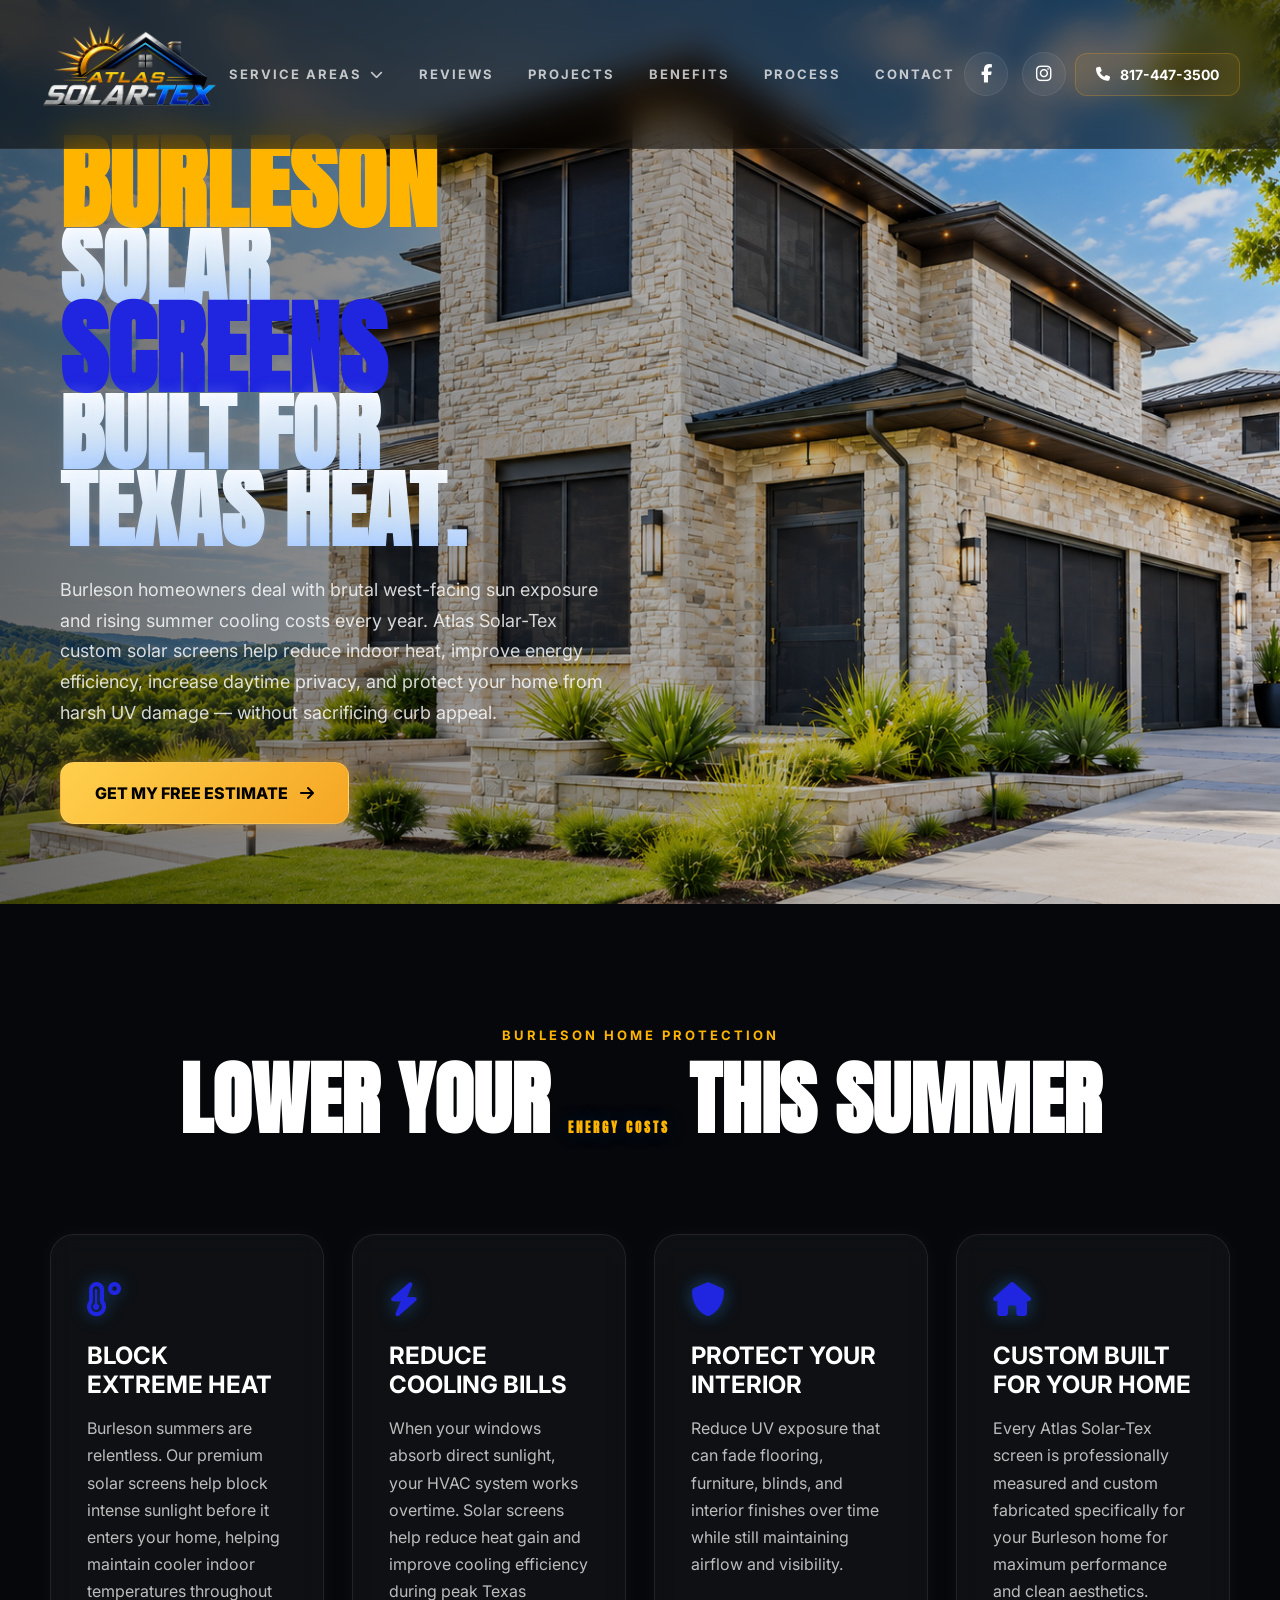
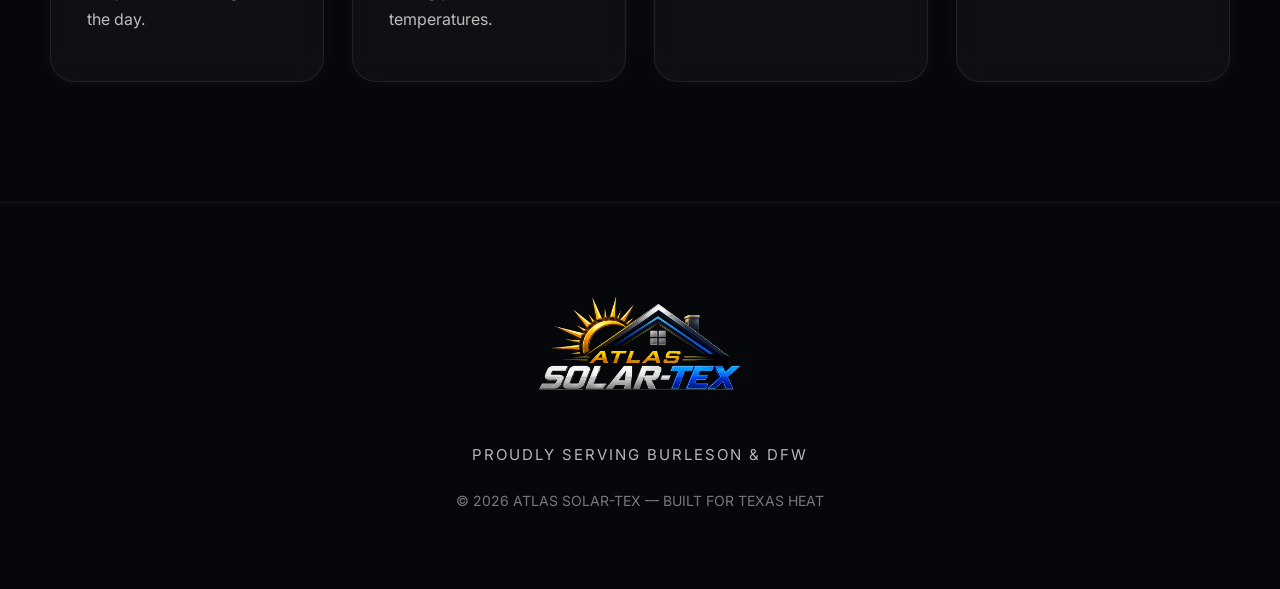
<file: solar-screens-burleson.html>
<!DOCTYPE html>
<html lang="en">
<head>

<meta charset="UTF-8">
<meta name="viewport" content="width=device-width, initial-scale=1.0">

<title>Solar Screens Burleson TX | Atlas Solar-Tex</title>

<meta name="description" content="Custom solar screens in Burleson TX. Reduce heat, lower cooling costs, improve privacy, and protect your home from harsh Texas sun with Atlas Solar-Tex.">

<link rel="preconnect" href="https://fonts.googleapis.com">
<link rel="preconnect" href="https://fonts.gstatic.com" crossorigin>

<link href="https://fonts.googleapis.com/css2?family=Anton&family=Inter:wght@300;400;500;600;700;800&display=swap" rel="stylesheet">

<link
rel="stylesheet"
href="https://cdnjs.cloudflare.com/ajax/libs/font-awesome/6.5.2/css/all.min.css"
/>

<link rel="stylesheet" href="style.css">

</head>

<body>

<nav class="navbar">

<div class="nav-container">

<a href="https://solartexsolarscreens.com" class="logo-link">
    <img
    src="solarlogo.png"
    class="logo"
    alt="Atlas Solar-Tex"
    >
</a>

<div class="nav-links">

<div class="dropdown">

<button class="dropbtn" onclick="toggleDropdown(event)">
SERVICE AREAS
<i class="fas fa-chevron-down"></i>
</button>

<div class="dropdown-content" id="mobileDropdown">

<a href="solar-screens-joshua.html">Joshua</a>

<a href="solar-screens-burleson.html">Burleson</a>

<a href="solar-screens-cleburne.html">Cleburne</a>

<a href="solar-screens-granbury.html">Granbury</a>

<a href="solar-screens-weatherford.html">Weatherford</a>

<a href="solar-screens-godley.html">Godley</a>

</div>

</div>

<a href="reviews.html">REVIEWS</a>

<a href="projects.html">PROJECTS</a>

<a href="index.html#benefits">BENEFITS</a>

<a href="index.html#process">PROCESS</a>

<a href="index.html#quote-form">CONTACT</a>

</div>

<div class="social-icons">

<a href="https://www.facebook.com/profile.php?id=100063526118827" target="_blank">
<i class="fa-brands fa-facebook-f"></i>
</a>

<a href="https://www.instagram.com/atlas_solar_tex/" target="_blank">
<i class="fa-brands fa-instagram"></i>
</a>

</div>

<div class="mobile-menu-btn" onclick="toggleMobileMenu()">
<i class="fas fa-bars"></i>
</div>

<a href="tel:8174473500" class="phone-btn">

<i class="fa-solid fa-phone"></i>

817-447-3500

</a>

</div>

</nav>

<!-- MOBILE MENU -->

<div class="mobile-menu" id="mobileMenu">

<a href="solar-screens-joshua.html">Joshua</a>

<a href="solar-screens-burleson.html">Burleson</a>

<a href="solar-screens-cleburne.html">Cleburne</a>

<a href="solar-screens-granbury.html">Granbury</a>

<a href="solar-screens-weatherford.html">Weatherford</a>

<a href="solar-screens-godley.html">Godley</a>

<a href="reviews.html">Reviews</a>

<a href="projects.html">Projects</a>

<a href="index.html#benefits">Benefits</a>

<a href="index.html#process">Process</a>

<a href="index.html#quote-form">Contact</a>

<a href="tel:8174473500" class="mobile-phone">
<i class="fas fa-phone"></i>
817-447-3500
</a>

</div>

<section class="hero">

<div class="hero-overlay"></div>

<div class="hero-content">

<div class="hero-left">

<h1 class="hero-title">

<span class="gold">BURLESON</span>

<span class="silver">SOLAR</span>

<span class="blue">SCREENS</span>

<span class="silver">BUILT FOR</span>

<span class="silver">TEXAS HEAT.</span>

</h1>

<p class="hero-sub">

Burleson homeowners deal with brutal west-facing sun exposure and rising summer cooling costs every year. Atlas Solar-Tex custom solar screens help reduce indoor heat, improve energy efficiency, increase daytime privacy, and protect your home from harsh UV damage — without sacrificing curb appeal.

</p>

<a href="index.html#quote-form" class="hero-btn">

GET MY FREE ESTIMATE

<i class="fa-solid fa-arrow-right"></i>

</a>

</div>

</div>

</section>

<section class="section">

<div class="section-header">

<span>BURLESON HOME PROTECTION</span>

<h2>

LOWER YOUR
<span class="blue-text">
ENERGY COSTS
</span>

THIS SUMMER

</h2>

</div>

<div class="benefit-grid">

<div class="benefit-card">

<i class="fa-solid fa-temperature-high"></i>

<h3>BLOCK EXTREME HEAT</h3>

<p>

Burleson summers are relentless. Our premium solar screens help block intense sunlight before it enters your home, helping maintain cooler indoor temperatures throughout the day.

</p>

</div>

<div class="benefit-card">

<i class="fa-solid fa-bolt"></i>

<h3>REDUCE COOLING BILLS</h3>

<p>

When your windows absorb direct sunlight, your HVAC system works overtime. Solar screens help reduce heat gain and improve cooling efficiency during peak Texas temperatures.

</p>

</div>

<div class="benefit-card">

<i class="fa-solid fa-shield"></i>

<h3>PROTECT YOUR INTERIOR</h3>

<p>

Reduce UV exposure that can fade flooring, furniture, blinds, and interior finishes over time while still maintaining airflow and visibility.

</p>

</div>

<div class="benefit-card">

<i class="fa-solid fa-house"></i>

<h3>CUSTOM BUILT FOR YOUR HOME</h3>

<p>

Every Atlas Solar-Tex screen is professionally measured and custom fabricated specifically for your Burleson home for maximum performance and clean aesthetics.

</p>

</div>

</div>

</section>

<footer>

<img
src="solarlogo.png"
class="footer-logo"
alt="Atlas Solar-Tex"
>

<div class="footer-serving">
PROUDLY SERVING BURLESON & DFW
</div>

<p>
© 2026 ATLAS SOLAR-TEX — BUILT FOR TEXAS HEAT
</p>

</footer>

<script>

function toggleMobileMenu(){

document
.getElementById("mobileMenu")
.classList.toggle("active");

}

/* CLOSE MENU WHEN LINK CLICKED */

document.querySelectorAll('.mobile-menu a')
.forEach(link => {

link.addEventListener('click', () => {

document
.getElementById('mobileMenu')
.classList.remove('active');

});

});

/* CLOSE MENU WHEN CLICKING OUTSIDE */

document.addEventListener('click', function(event){

const menu =
document.getElementById('mobileMenu');

const button =
document.querySelector('.mobile-menu-btn');

if(
!menu.contains(event.target)
&&
!button.contains(event.target)
){

menu.classList.remove('active');

}

});

</script>

</body>
</html>
</file>
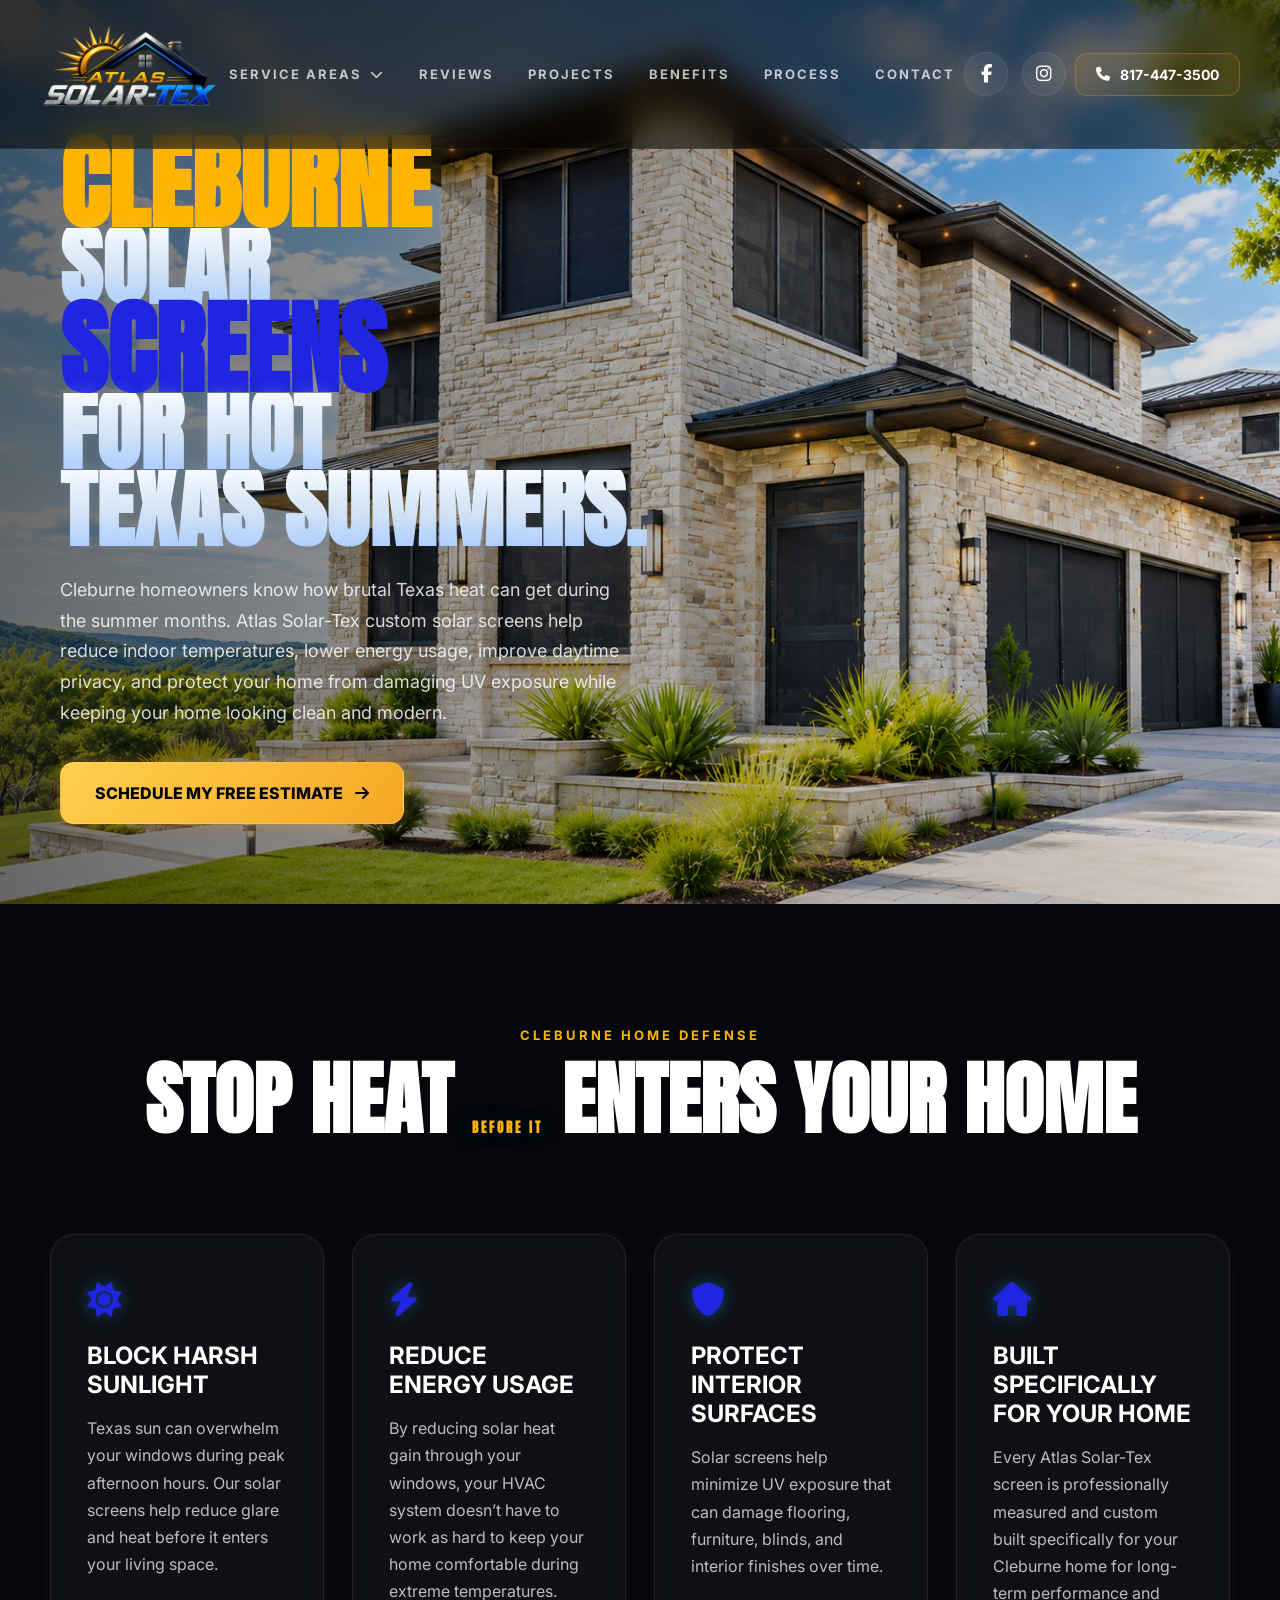
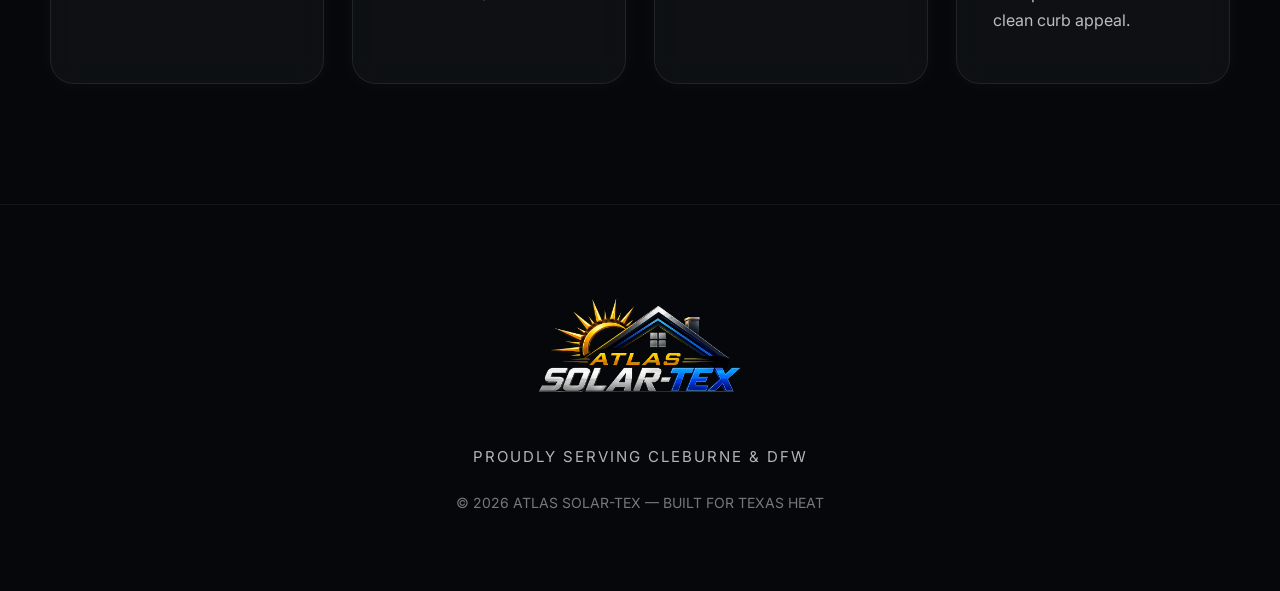
<file: solar-screens-cleburne.html>
<!DOCTYPE html>
<html lang="en">
<head>

<meta charset="UTF-8">
<meta name="viewport" content="width=device-width, initial-scale=1.0">

<title>Solar Screens Cleburne TX | Atlas Solar-Tex</title>

<meta name="description" content="Custom solar screens in Cleburne TX. Reduce indoor heat, lower energy bills, improve privacy, and protect your home from harsh Texas sun with Atlas Solar-Tex.">

<link rel="preconnect" href="https://fonts.googleapis.com">
<link rel="preconnect" href="https://fonts.gstatic.com" crossorigin>

<link href="https://fonts.googleapis.com/css2?family=Anton&family=Inter:wght@300;400;500;600;700;800&display=swap" rel="stylesheet">

<link
rel="stylesheet"
href="https://cdnjs.cloudflare.com/ajax/libs/font-awesome/6.5.2/css/all.min.css"
/>

<link rel="stylesheet" href="style.css">

</head>

<body>

<nav class="navbar">

<div class="nav-container">

<a href="https://solartexsolarscreens.com" class="logo-link">
    <img
    src="solarlogo.png"
    class="logo"
    alt="Atlas Solar-Tex"
    >
</a>

<div class="nav-links">

<div class="dropdown">

<button class="dropbtn" onclick="toggleDropdown(event)">
SERVICE AREAS
<i class="fas fa-chevron-down"></i>
</button>

<div class="dropdown-content" id="mobileDropdown">

<a href="solar-screens-joshua.html">Joshua</a>

<a href="solar-screens-burleson.html">Burleson</a>

<a href="solar-screens-cleburne.html">Cleburne</a>

<a href="solar-screens-granbury.html">Granbury</a>

<a href="solar-screens-weatherford.html">Weatherford</a>

<a href="solar-screens-godley.html">Godley</a>

</div>

</div>

<a href="reviews.html">REVIEWS</a>

<a href="projects.html">PROJECTS</a>

<a href="index.html#benefits">BENEFITS</a>

<a href="index.html#process">PROCESS</a>

<a href="index.html#quote-form">CONTACT</a>

</div>

<div class="social-icons">

<a href="https://www.facebook.com/profile.php?id=100063526118827" target="_blank">
<i class="fa-brands fa-facebook-f"></i>
</a>

<a href="https://www.instagram.com/atlas_solar_tex/" target="_blank">
<i class="fa-brands fa-instagram"></i>
</a>

</div>

<div class="mobile-menu-btn" onclick="toggleMobileMenu()">
<i class="fas fa-bars"></i>
</div>

<a href="tel:8174473500" class="phone-btn">

<i class="fa-solid fa-phone"></i>

817-447-3500

</a>

</div>

</nav>

<!-- MOBILE MENU -->

<div class="mobile-menu" id="mobileMenu">

<a href="solar-screens-joshua.html">Joshua</a>

<a href="solar-screens-burleson.html">Burleson</a>

<a href="solar-screens-cleburne.html">Cleburne</a>

<a href="solar-screens-granbury.html">Granbury</a>

<a href="solar-screens-weatherford.html">Weatherford</a>

<a href="solar-screens-godley.html">Godley</a>

<a href="reviews.html">Reviews</a>

<a href="projects.html">Projects</a>

<a href="index.html#benefits">Benefits</a>

<a href="index.html#process">Process</a>

<a href="index.html#quote-form">Contact</a>

<a href="tel:8174473500" class="mobile-phone">
<i class="fas fa-phone"></i>
817-447-3500
</a>

</div>

<section class="hero">

<div class="hero-overlay"></div>

<div class="hero-content">

<div class="hero-left">

<h1 class="hero-title">

<span class="gold">CLEBURNE</span>

<span class="silver">SOLAR</span>

<span class="blue">SCREENS</span>

<span class="silver">FOR HOT</span>

<span class="silver">TEXAS SUMMERS.</span>

</h1>

<p class="hero-sub">

Cleburne homeowners know how brutal Texas heat can get during the summer months. Atlas Solar-Tex custom solar screens help reduce indoor temperatures, lower energy usage, improve daytime privacy, and protect your home from damaging UV exposure while keeping your home looking clean and modern.

</p>

<a href="index.html#quote-form" class="hero-btn">

SCHEDULE MY FREE ESTIMATE

<i class="fa-solid fa-arrow-right"></i>

</a>

</div>

</div>

</section>

<section class="section">

<div class="section-header">

<span>CLEBURNE HOME DEFENSE</span>

<h2>

STOP HEAT
<span class="blue-text">
BEFORE IT
</span>

ENTERS YOUR HOME

</h2>

</div>

<div class="benefit-grid">

<div class="benefit-card">

<i class="fa-solid fa-sun"></i>

<h3>BLOCK HARSH SUNLIGHT</h3>

<p>

Texas sun can overwhelm your windows during peak afternoon hours. Our solar screens help reduce glare and heat before it enters your living space.

</p>

</div>

<div class="benefit-card">

<i class="fa-solid fa-bolt"></i>

<h3>REDUCE ENERGY USAGE</h3>

<p>

By reducing solar heat gain through your windows, your HVAC system doesn’t have to work as hard to keep your home comfortable during extreme temperatures.

</p>

</div>

<div class="benefit-card">

<i class="fa-solid fa-shield"></i>

<h3>PROTECT INTERIOR SURFACES</h3>

<p>

Solar screens help minimize UV exposure that can damage flooring, furniture, blinds, and interior finishes over time.

</p>

</div>

<div class="benefit-card">

<i class="fa-solid fa-house"></i>

<h3>BUILT SPECIFICALLY FOR YOUR HOME</h3>

<p>

Every Atlas Solar-Tex screen is professionally measured and custom built specifically for your Cleburne home for long-term performance and clean curb appeal.

</p>

</div>

</div>

</section>

<footer>

<img
src="solarlogo.png"
class="footer-logo"
alt="Atlas Solar-Tex"
>

<div class="footer-serving">
PROUDLY SERVING CLEBURNE & DFW
</div>

<p>
© 2026 ATLAS SOLAR-TEX — BUILT FOR TEXAS HEAT
</p>

</footer>

<script>

function toggleMobileMenu(){

document
.getElementById("mobileMenu")
.classList.toggle("active");

}

/* CLOSE MENU WHEN LINK CLICKED */

document.querySelectorAll('.mobile-menu a')
.forEach(link => {

link.addEventListener('click', () => {

document
.getElementById('mobileMenu')
.classList.remove('active');

});

});

/* CLOSE MENU WHEN CLICKING OUTSIDE */

document.addEventListener('click', function(event){

const menu =
document.getElementById('mobileMenu');

const button =
document.querySelector('.mobile-menu-btn');

if(
!menu.contains(event.target)
&&
!button.contains(event.target)
){

menu.classList.remove('active');

}

});

</script>

</body>
</html>
</file>
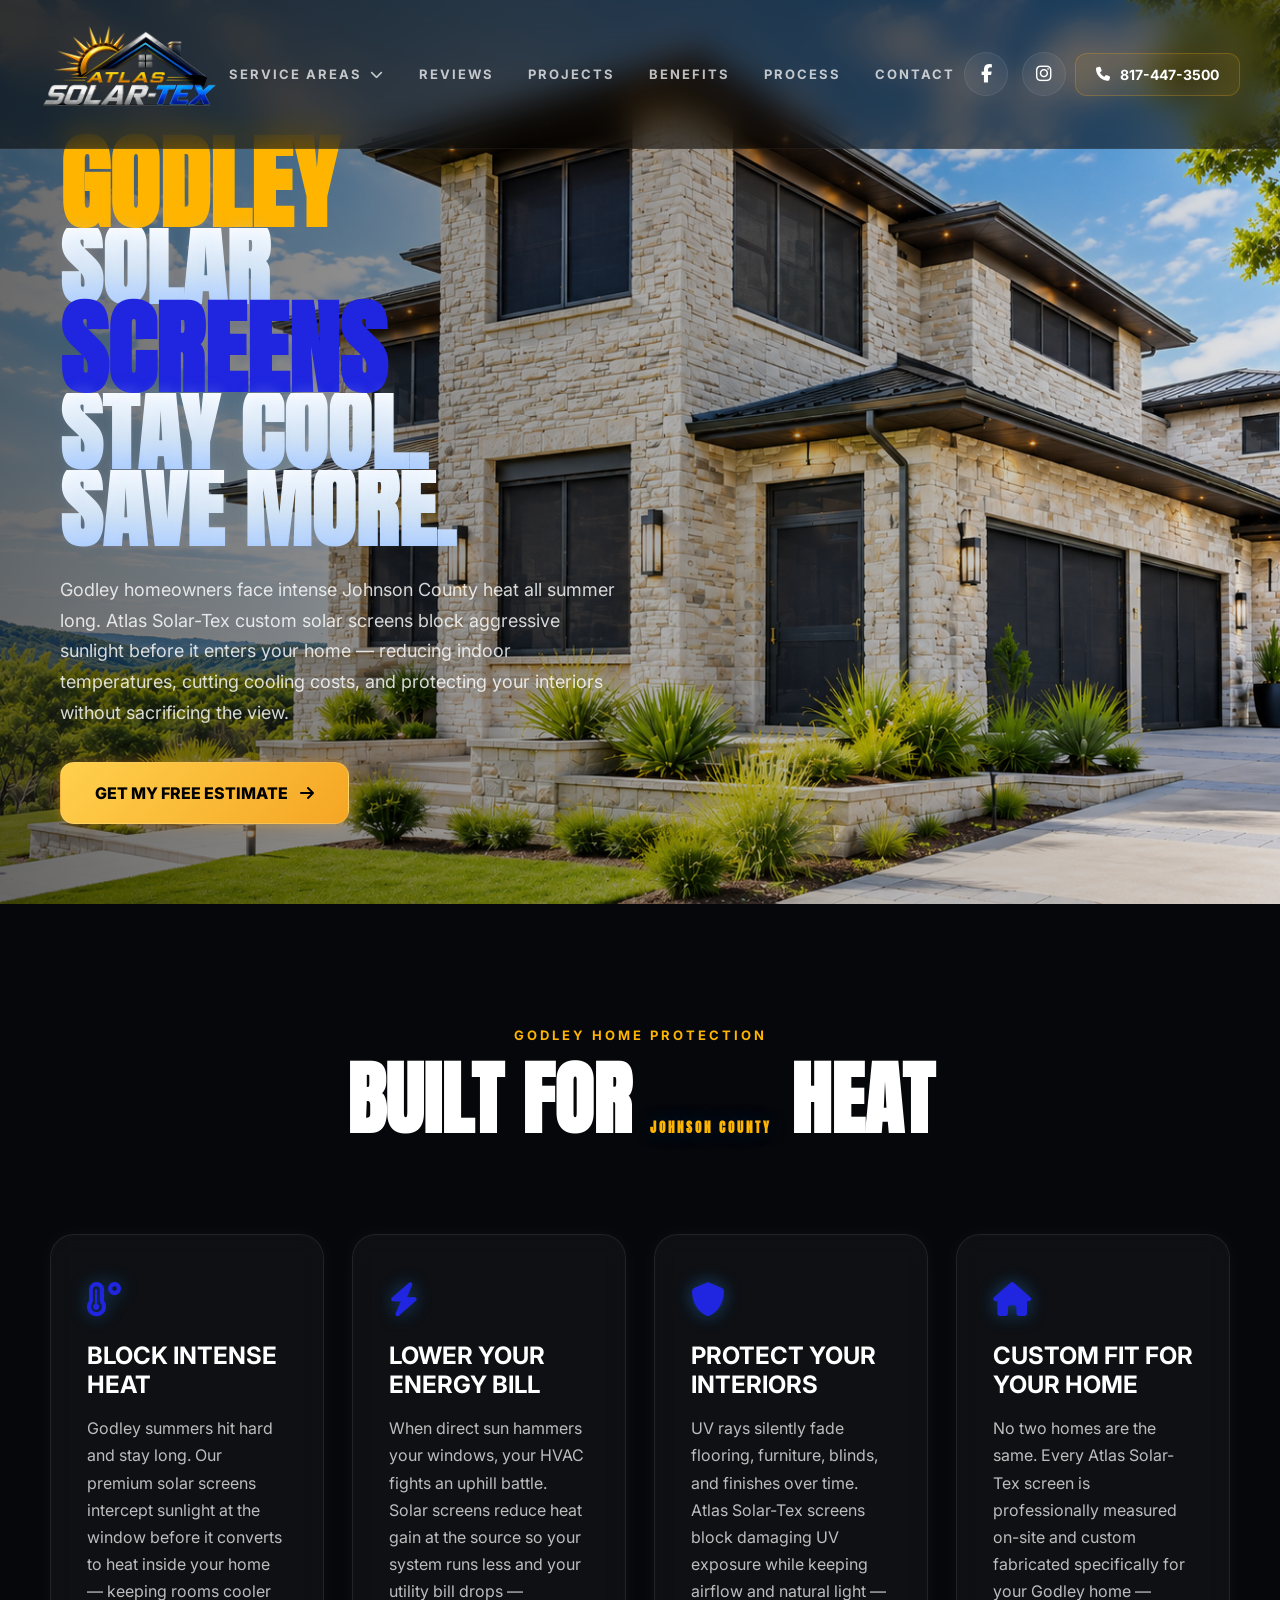
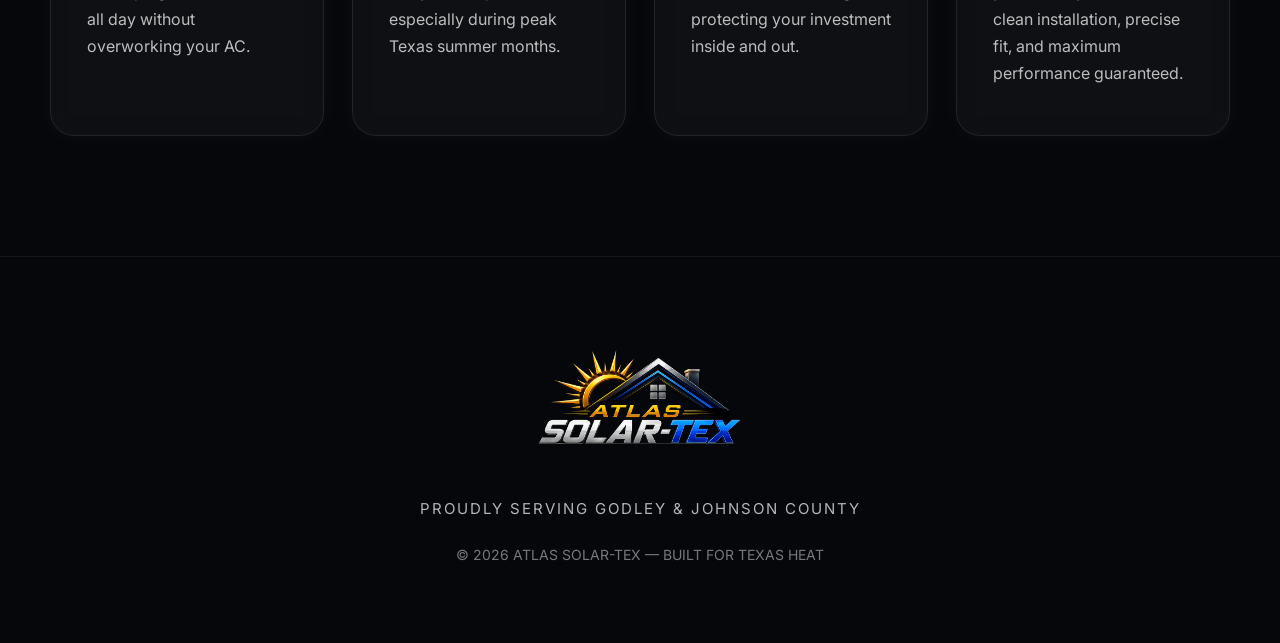
<file: solar-screens-godley.html>
<!DOCTYPE html>
<html lang="en">
<head>

<meta charset="UTF-8">
<meta name="viewport" content="width=device-width, initial-scale=1.0">

<title>Solar Screens Godley TX | Atlas Solar-Tex</title>

<meta name="description" content="Custom solar screens in Godley TX. Reduce heat, lower cooling costs, improve privacy, and protect your home from harsh Texas sun with Atlas Solar-Tex.">

<link rel="preconnect" href="https://fonts.googleapis.com">
<link rel="preconnect" href="https://fonts.gstatic.com" crossorigin>

<link href="https://fonts.googleapis.com/css2?family=Anton&family=Inter:wght@300;400;500;600;700;800&display=swap" rel="stylesheet">

<link
rel="stylesheet"
href="https://cdnjs.cloudflare.com/ajax/libs/font-awesome/6.5.2/css/all.min.css"
/>

<link rel="stylesheet" href="style.css">

</head>

<body>

<nav class="navbar">

<div class="nav-container">

<a href="https://solartexsolarscreens.com" class="logo-link">
    <img
    src="solarlogo.png"
    class="logo"
    alt="Atlas Solar-Tex"
    >
</a>

<div class="nav-links">

<div class="dropdown">

<button class="dropbtn" onclick="toggleDropdown(event)">
SERVICE AREAS
<i class="fas fa-chevron-down"></i>
</button>

<div class="dropdown-content" id="mobileDropdown">

<a href="solar-screens-joshua.html">Joshua</a>

<a href="solar-screens-burleson.html">Burleson</a>

<a href="solar-screens-cleburne.html">Cleburne</a>

<a href="solar-screens-granbury.html">Granbury</a>

<a href="solar-screens-godley.html">Godley</a>

<a href="solar-screens-weatherford.html">Weatherford</a>

</div>

</div>

<a href="reviews.html">REVIEWS</a>

<a href="projects.html">PROJECTS</a>

<a href="index.html#benefits">BENEFITS</a>

<a href="index.html#process">PROCESS</a>

<a href="index.html#quote-form">CONTACT</a>

</div>

<div class="social-icons">

<a href="https://www.facebook.com/profile.php?id=100063526118827" target="_blank">
<i class="fa-brands fa-facebook-f"></i>
</a>

<a href="https://www.instagram.com/atlas_solar_tex/" target="_blank">
<i class="fa-brands fa-instagram"></i>
</a>

</div>

<div class="mobile-menu-btn" onclick="toggleMobileMenu()">
<i class="fas fa-bars"></i>
</div>

<a href="tel:8174473500" class="phone-btn">

<i class="fa-solid fa-phone"></i>

817-447-3500

</a>

</div>

</nav>

<!-- MOBILE MENU -->

<div class="mobile-menu" id="mobileMenu">

<a href="solar-screens-joshua.html">Joshua</a>

<a href="solar-screens-burleson.html">Burleson</a>

<a href="solar-screens-cleburne.html">Cleburne</a>

<a href="solar-screens-granbury.html">Granbury</a>

<a href="solar-screens-godley.html">Godley</a>

<a href="solar-screens-weatherford.html">Weatherford</a>

<a href="reviews.html">Reviews</a>

<a href="projects.html">Projects</a>

<a href="index.html#benefits">Benefits</a>

<a href="index.html#process">Process</a>

<a href="index.html#quote-form">Contact</a>

<a href="tel:8174473500" class="mobile-phone">
<i class="fas fa-phone"></i>
817-447-3500
</a>

</div>

<section class="hero">

<div class="hero-overlay"></div>

<div class="hero-content">

<div class="hero-left">

<h1 class="hero-title">

<span class="gold">GODLEY</span>

<span class="silver">SOLAR</span>

<span class="blue">SCREENS</span>

<span class="silver">STAY COOL.</span>

<span class="silver">SAVE MORE.</span>

</h1>

<p class="hero-sub">

Godley homeowners face intense Johnson County heat all summer long. Atlas Solar-Tex custom solar screens block aggressive sunlight before it enters your home — reducing indoor temperatures, cutting cooling costs, and protecting your interiors without sacrificing the view.

</p>

<a href="index.html#quote-form" class="hero-btn">

GET MY FREE ESTIMATE

<i class="fa-solid fa-arrow-right"></i>

</a>

</div>

</div>

</section>

<section class="section">

<div class="section-header">

<span>GODLEY HOME PROTECTION</span>

<h2>

BUILT FOR
<span class="blue-text">
JOHNSON COUNTY
</span>

HEAT

</h2>

</div>

<div class="benefit-grid">

<div class="benefit-card">

<i class="fa-solid fa-temperature-high"></i>

<h3>BLOCK INTENSE HEAT</h3>

<p>

Godley summers hit hard and stay long. Our premium solar screens intercept sunlight at the window before it converts to heat inside your home — keeping rooms cooler all day without overworking your AC.

</p>

</div>

<div class="benefit-card">

<i class="fa-solid fa-bolt"></i>

<h3>LOWER YOUR ENERGY BILL</h3>

<p>

When direct sun hammers your windows, your HVAC fights an uphill battle. Solar screens reduce heat gain at the source so your system runs less and your utility bill drops — especially during peak Texas summer months.

</p>

</div>

<div class="benefit-card">

<i class="fa-solid fa-shield"></i>

<h3>PROTECT YOUR INTERIORS</h3>

<p>

UV rays silently fade flooring, furniture, blinds, and finishes over time. Atlas Solar-Tex screens block damaging UV exposure while keeping airflow and natural light — protecting your investment inside and out.

</p>

</div>

<div class="benefit-card">

<i class="fa-solid fa-house"></i>

<h3>CUSTOM FIT FOR YOUR HOME</h3>

<p>

No two homes are the same. Every Atlas Solar-Tex screen is professionally measured on-site and custom fabricated specifically for your Godley home — clean installation, precise fit, and maximum performance guaranteed.

</p>

</div>

</div>

</section>

<footer>

<img
src="solarlogo.png"
class="footer-logo"
alt="Atlas Solar-Tex"
>

<div class="footer-serving">
PROUDLY SERVING GODLEY & JOHNSON COUNTY
</div>

<p>
© 2026 ATLAS SOLAR-TEX — BUILT FOR TEXAS HEAT
</p>

</footer>

<script>

function toggleMobileMenu(){

document
.getElementById("mobileMenu")
.classList.toggle("active");

}

function toggleDropdown(event){

event.stopPropagation();

const dropdown =
document.getElementById("mobileDropdown");

dropdown.classList.toggle("active");

}

/* CLOSE MENU WHEN LINK CLICKED */

document.querySelectorAll('.mobile-menu a')
.forEach(link => {

link.addEventListener('click', () => {

document
.getElementById('mobileMenu')
.classList.remove('active');

});

});

/* CLOSE MENU WHEN CLICKING OUTSIDE */

document.addEventListener('click', function(event){

const menu =
document.getElementById('mobileMenu');

const button =
document.querySelector('.mobile-menu-btn');

if(
!menu.contains(event.target)
&&
!button.contains(event.target)
){

menu.classList.remove('active');

}

});

</script>

</body>
</html>
</file>
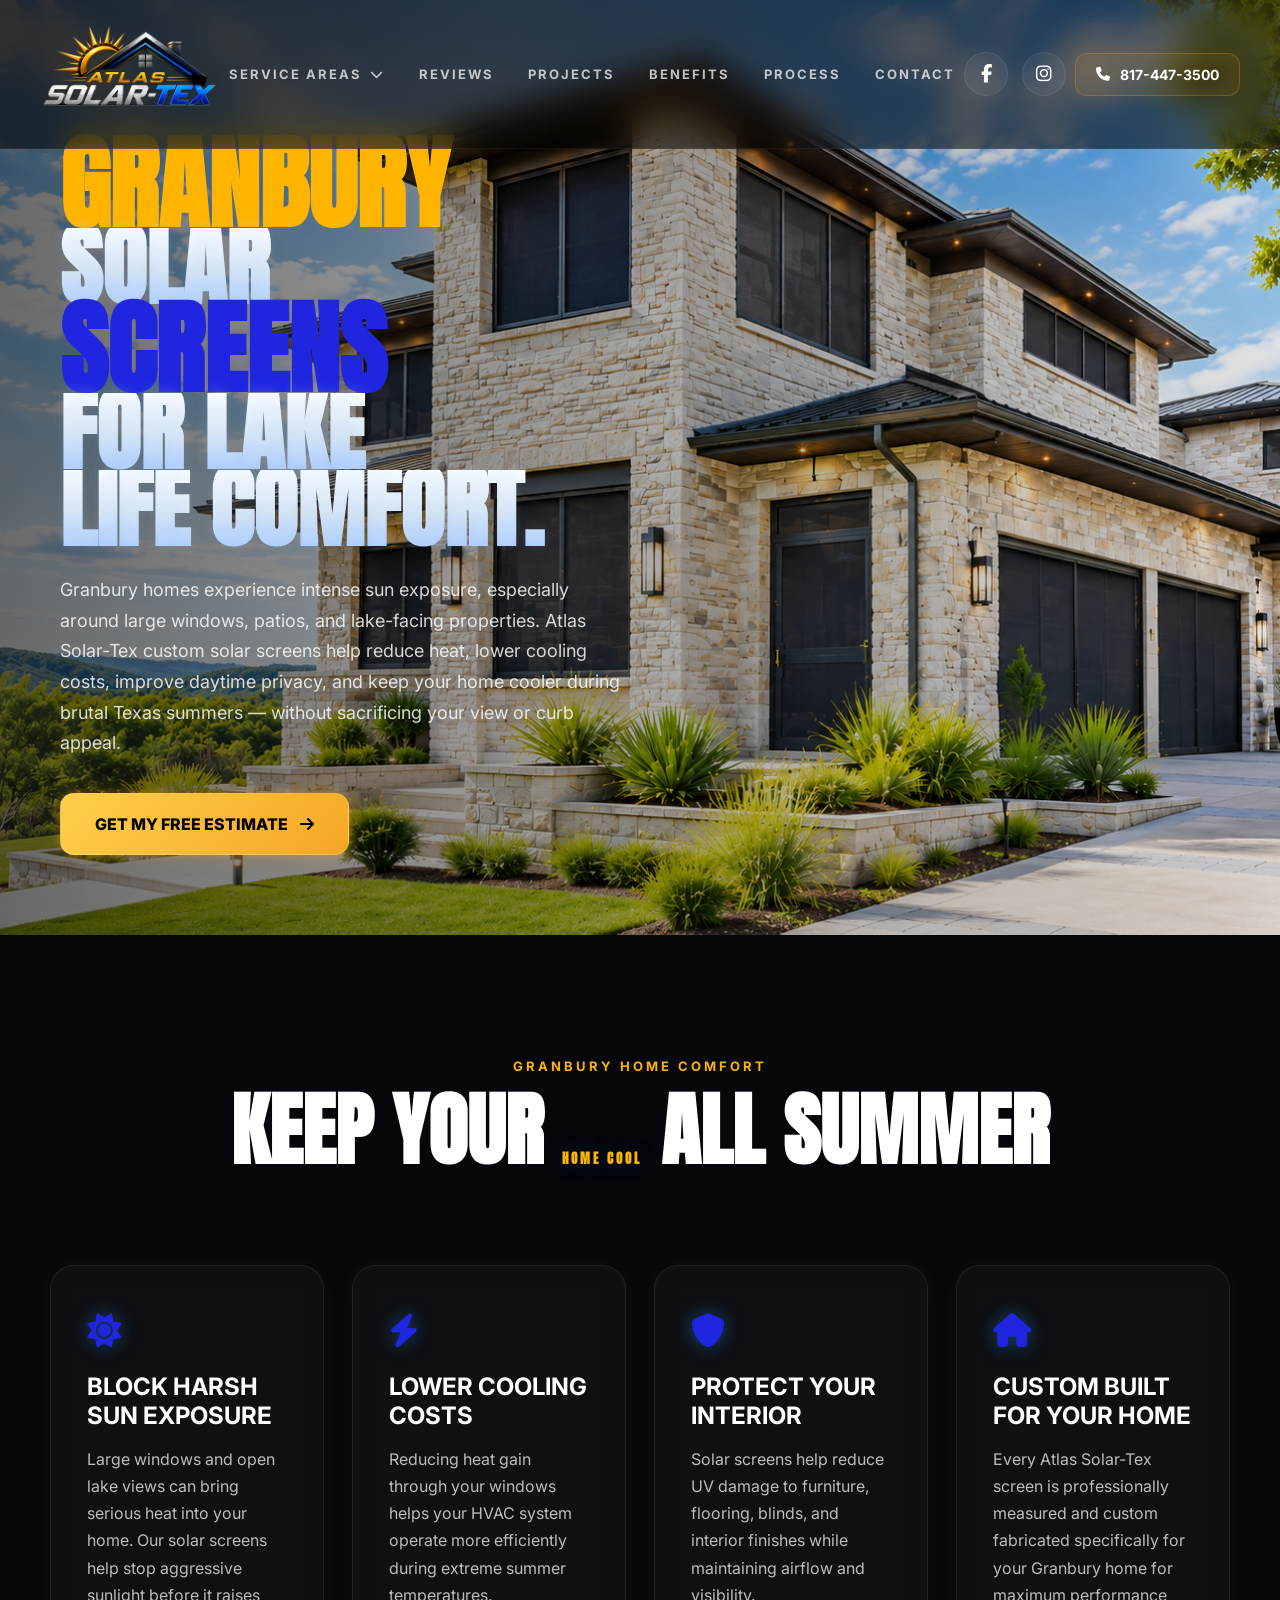
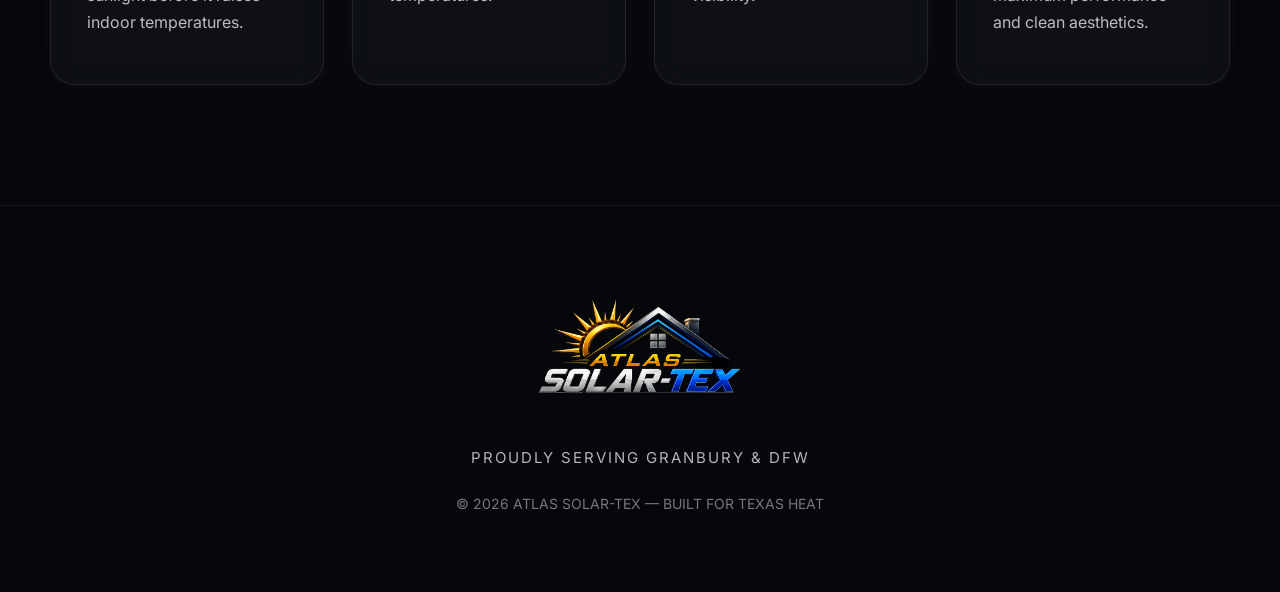
<file: solar-screens-granbury.html>
<!DOCTYPE html>
<html lang="en">
<head>

<meta charset="UTF-8">
<meta name="viewport" content="width=device-width, initial-scale=1.0">

<title>Solar Screens Granbury TX | Atlas Solar-Tex</title>

<meta name="description" content="Custom solar screens in Granbury TX. Reduce heat, lower cooling costs, improve comfort, and protect your home from harsh Texas sun with Atlas Solar-Tex.">

<link rel="preconnect" href="https://fonts.googleapis.com">
<link rel="preconnect" href="https://fonts.gstatic.com" crossorigin>

<link href="https://fonts.googleapis.com/css2?family=Anton&family=Inter:wght@300;400;500;600;700;800&display=swap" rel="stylesheet">

<link
rel="stylesheet"
href="https://cdnjs.cloudflare.com/ajax/libs/font-awesome/6.5.2/css/all.min.css"
/>

<link rel="stylesheet" href="style.css">

</head>

<body>
<nav class="navbar">

<div class="nav-container">

<a href="https://solartexsolarscreens.com" class="logo-link">
    <img
    src="solarlogo.png"
    class="logo"
    alt="Atlas Solar-Tex"
    >
</a>

<div class="nav-links">

<div class="dropdown">

<button class="dropbtn" onclick="toggleDropdown(event)">
SERVICE AREAS
<i class="fas fa-chevron-down"></i>
</button>

<div class="dropdown-content" id="mobileDropdown">

<a href="solar-screens-joshua.html">Joshua</a>

<a href="solar-screens-burleson.html">Burleson</a>

<a href="solar-screens-cleburne.html">Cleburne</a>

<a href="solar-screens-granbury.html">Granbury</a>

<a href="solar-screens-weatherford.html">Weatherford</a>

<a href="solar-screens-godley.html">Godley</a>

</div>

</div>

<a href="reviews.html">REVIEWS</a>

<a href="projects.html">PROJECTS</a>

<a href="index.html#benefits">BENEFITS</a>

<a href="index.html#process">PROCESS</a>

<a href="index.html#quote-form">CONTACT</a>

</div>

<div class="social-icons">

<a href="https://www.facebook.com/profile.php?id=100063526118827" target="_blank">
<i class="fa-brands fa-facebook-f"></i>
</a>

<a href="https://www.instagram.com/atlas_solar_tex/" target="_blank">
<i class="fa-brands fa-instagram"></i>
</a>

</div>

<div class="mobile-menu-btn" onclick="toggleMobileMenu()">
<i class="fas fa-bars"></i>
</div>

<a href="tel:8174473500" class="phone-btn">

<i class="fa-solid fa-phone"></i>

817-447-3500

</a>

</div>

</nav>

<!-- MOBILE MENU -->

<div class="mobile-menu" id="mobileMenu">

<a href="solar-screens-joshua.html">Joshua</a>

<a href="solar-screens-burleson.html">Burleson</a>

<a href="solar-screens-cleburne.html">Cleburne</a>

<a href="solar-screens-granbury.html">Granbury</a>

<a href="solar-screens-weatherford.html">Weatherford</a>

<a href="solar-screens-godley.html">Godley</a>

<a href="reviews.html">Reviews</a>

<a href="projects.html">Projects</a>

<a href="index.html#benefits">Benefits</a>

<a href="index.html#process">Process</a>

<a href="/Atlassolartex/index.html#quote-form">Contact</a>

<a href="tel:8174473500" class="mobile-phone">
<i class="fas fa-phone"></i>
817-447-3500
</a>

</div>


<section class="hero">

<div class="hero-overlay"></div>

<div class="hero-content">

<div class="hero-left">

<h1 class="hero-title">

<span class="gold">GRANBURY</span>

<span class="silver">SOLAR</span>

<span class="blue">SCREENS</span>

<span class="silver">FOR LAKE</span>

<span class="silver">LIFE COMFORT.</span>

</h1>

<p class="hero-sub">

Granbury homes experience intense sun exposure, especially around large windows, patios, and lake-facing properties. Atlas Solar-Tex custom solar screens help reduce heat, lower cooling costs, improve daytime privacy, and keep your home cooler during brutal Texas summers — without sacrificing your view or curb appeal.

</p>

<a href="index.html#quote-form" class="hero-btn">

GET MY FREE ESTIMATE

<i class="fa-solid fa-arrow-right"></i>

</a>

</div>

</div>

</section>

<section class="section">

<div class="section-header">

<span>GRANBURY HOME COMFORT</span>

<h2>

KEEP YOUR
<span class="blue-text">
HOME COOL
</span>

ALL SUMMER

</h2>

</div>

<div class="benefit-grid">

<div class="benefit-card">

<i class="fa-solid fa-sun"></i>

<h3>BLOCK HARSH SUN EXPOSURE</h3>

<p>

Large windows and open lake views can bring serious heat into your home. Our solar screens help stop aggressive sunlight before it raises indoor temperatures.

</p>

</div>

<div class="benefit-card">

<i class="fa-solid fa-bolt"></i>

<h3>LOWER COOLING COSTS</h3>

<p>

Reducing heat gain through your windows helps your HVAC system operate more efficiently during extreme summer temperatures.

</p>

</div>

<div class="benefit-card">

<i class="fa-solid fa-shield"></i>

<h3>PROTECT YOUR INTERIOR</h3>

<p>

Solar screens help reduce UV damage to furniture, flooring, blinds, and interior finishes while maintaining airflow and visibility.

</p>

</div>

<div class="benefit-card">

<i class="fa-solid fa-house"></i>

<h3>CUSTOM BUILT FOR YOUR HOME</h3>

<p>

Every Atlas Solar-Tex screen is professionally measured and custom fabricated specifically for your Granbury home for maximum performance and clean aesthetics.

</p>

</div>

</div>

</section>

<footer>

<img
src="solarlogo.png"
class="footer-logo"
alt="Atlas Solar-Tex"
>

<div class="footer-serving">
PROUDLY SERVING GRANBURY & DFW
</div>

<p>
© 2026 ATLAS SOLAR-TEX — BUILT FOR TEXAS HEAT
</p>

</footer>

<script>

function toggleMobileMenu(){

document
.getElementById("mobileMenu")
.classList.toggle("active");

}

/* CLOSE MENU WHEN LINK CLICKED */

document.querySelectorAll('.mobile-menu a')
.forEach(link => {

link.addEventListener('click', () => {

document
.getElementById('mobileMenu')
.classList.remove('active');

});

});

/* CLOSE MENU WHEN CLICKING OUTSIDE */

document.addEventListener('click', function(event){

const menu =
document.getElementById('mobileMenu');

const button =
document.querySelector('.mobile-menu-btn');

if(
!menu.contains(event.target)
&&
!button.contains(event.target)
){

menu.classList.remove('active');

}

});

</script>

</body>
</html>
</file>
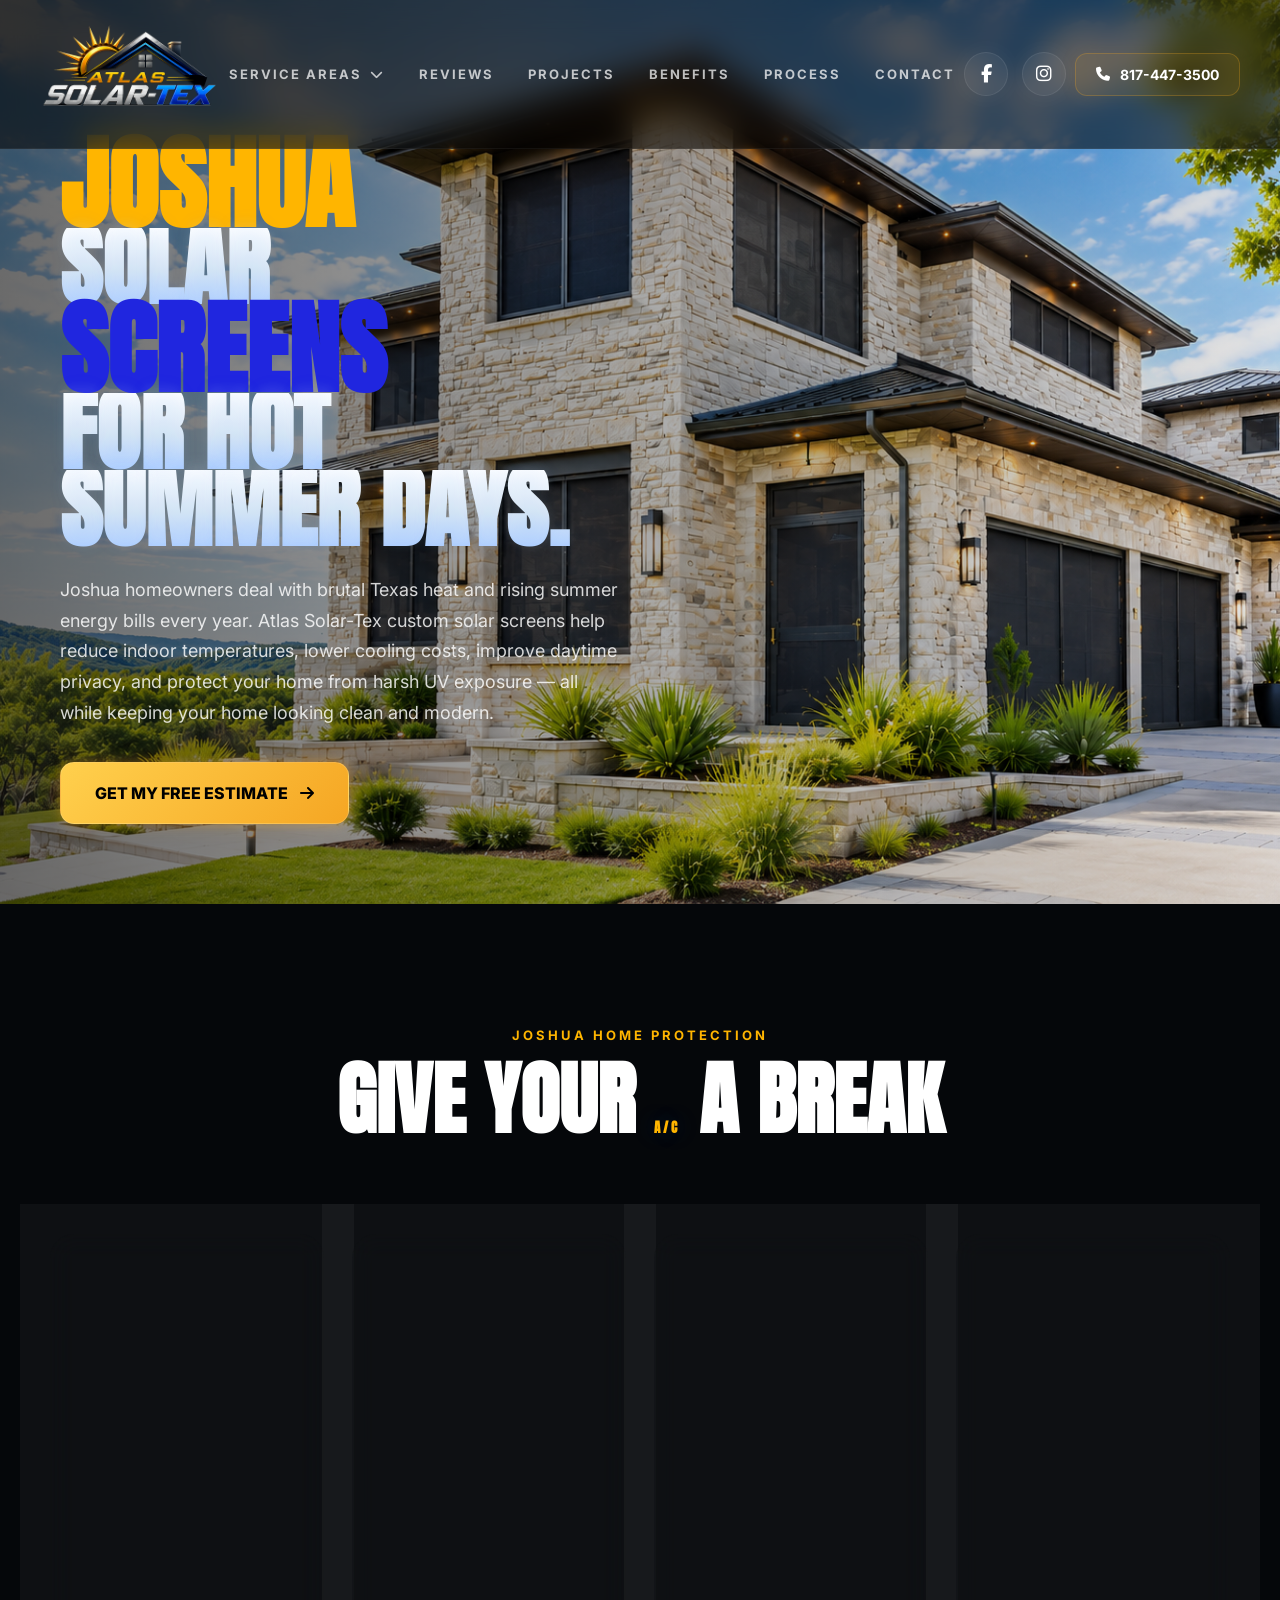
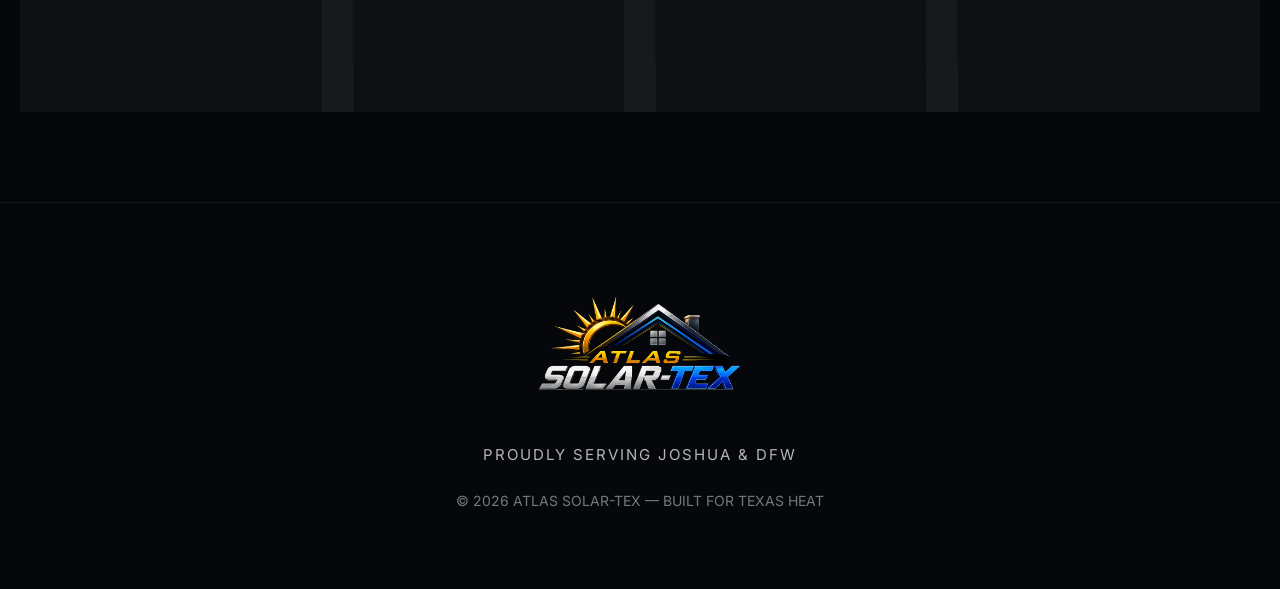
<file: solar-screens-joshua.html>
<!DOCTYPE html>
<html lang="en">
<head>

<meta charset="UTF-8">
<meta name="viewport" content="width=device-width, initial-scale=1.0">

<title>Solar Screens Joshua TX | Atlas Solar-Tex</title>

<meta name="description" content="Custom solar screens in Joshua TX. Reduce indoor heat, lower cooling costs, improve privacy, and protect your home from harsh Texas sun with Atlas Solar-Tex.">

<link rel="preconnect" href="https://fonts.googleapis.com">
<link rel="preconnect" href="https://fonts.gstatic.com" crossorigin>

<link href="https://fonts.googleapis.com/css2?family=Anton&family=Inter:wght@300;400;500;600;700;800&display=swap" rel="stylesheet">

<link
rel="stylesheet"
href="https://cdnjs.cloudflare.com/ajax/libs/font-awesome/6.5.2/css/all.min.css"
/>

<link rel="stylesheet" href="style.css">

</head>

<body>

<nav class="navbar">

<div class="nav-container">

<a href="https://solartexsolarscreens.com" class="logo-link">
    <img
    src="solarlogo.png"
    class="logo"
    alt="Atlas Solar-Tex"
    >
</a>

<div class="nav-links">

<div class="dropdown">

<button class="dropbtn" onclick="toggleDropdown(event)">
SERVICE AREAS
<i class="fas fa-chevron-down"></i>
</button>

<div class="dropdown-content" id="mobileDropdown">

<a href="solar-screens-joshua.html">Joshua</a>

<a href="solar-screens-burleson.html">Burleson</a>

<a href="solar-screens-cleburne.html">Cleburne</a>

<a href="solar-screens-granbury.html">Granbury</a>

<a href="solar-screens-weatherford.html">Weatherford</a>

<a href="solar-screens-godley.html">Godley</a>

</div>

</div>

<a href="reviews.html">REVIEWS</a>

<a href="projects.html">PROJECTS</a>

<a href="index.html#benefits">BENEFITS</a>

<a href="index.html#process">PROCESS</a>

<a href="index.html#quote-form">CONTACT</a>

</div>

<div class="social-icons">

<a href="https://www.facebook.com/profile.php?id=100063526118827" target="_blank">
<i class="fa-brands fa-facebook-f"></i>
</a>

<a href="https://www.instagram.com/atlas_solar_tex/" target="_blank">
<i class="fa-brands fa-instagram"></i>
</a>

</div>

<div class="mobile-menu-btn" onclick="toggleMobileMenu()">
<i class="fas fa-bars"></i>
</div>

<a href="tel:8174473500" class="phone-btn">

<i class="fa-solid fa-phone"></i>

817-447-3500

</a>

</div>

</nav>

<!-- MOBILE MENU -->

<div class="mobile-menu" id="mobileMenu">

<a href="solar-screens-joshua.html">Joshua</a>

<a href="solar-screens-burleson.html">Burleson</a>

<a href="solar-screens-cleburne.html">Cleburne</a>

<a href="solar-screens-granbury.html">Granbury</a>

<a href="solar-screens-weatherford.html">Weatherford</a>

<a href="solar-screens-godley.html">Godley</a>

<a href="reviews.html">Reviews</a>

<a href="projects.html">Projects</a>

<a href="index.html#benefits">Benefits</a>

<a href="index.html#process">Process</a>

<a href="index.html#quote-form">Contact</a>

<a href="tel:8174473500" class="mobile-phone">
<i class="fas fa-phone"></i>
817-447-3500
</a>

</div>

<section class="hero">

<div class="hero-overlay"></div>

<div class="hero-content">

<div class="hero-left">

<h1 class="hero-title">

<span class="gold">JOSHUA</span>

<span class="silver">SOLAR</span>

<span class="blue">SCREENS</span>

<span class="silver">FOR HOT</span>

<span class="silver">SUMMER DAYS.</span>

</h1>

<p class="hero-sub">

Joshua homeowners deal with brutal Texas heat and rising summer energy bills every year. Atlas Solar-Tex custom solar screens help reduce indoor temperatures, lower cooling costs, improve daytime privacy, and protect your home from harsh UV exposure — all while keeping your home looking clean and modern.

</p>

<a href="index.html#quote-form" class="hero-btn">

GET MY FREE ESTIMATE

<i class="fa-solid fa-arrow-right"></i>

</a>

</div>

</div>

</section>

<section class="section">

<div class="section-header">

<span>JOSHUA HOME PROTECTION</span>

<h2>

GIVE YOUR
<span class="blue-text">
A/C
</span>

A BREAK

</h2>

</div>

<div class="benefit-grid">

<div class="benefit-card">

<i class="fa-solid fa-temperature-high"></i>

<h3>COOL THE BURN</h3>

<p>

Joshua summers are brutal. Our premium solar screens help stop aggressive sunlight before it enters your home and raises indoor temperatures.

</p>

</div>

<div class="benefit-card">

<i class="fa-solid fa-bolt"></i>

<h3>SLASH YOUR ENERGY BILLS</h3>

<p>

Summer heat makes your HVAC system work over time. Solar screens help block out the suns heat rays, and can reduce the temp in your house by 15 degrees. Helping out you HVac system. 

</p>

</div>

<div class="benefit-card">

<i class="fa-solid fa-shield"></i>

<h3>POTECT YOUR BELONGINGS</h3>

<p>

Solar screens block harmful UV rays from the sun, that cause fading to your floor, furniture and belongings over time.

</p>

</div>

<div class="benefit-card">

<i class="fa-solid fa-house"></i>

<h3>CUSTOM BUILT FOR YOUR HOME</h3>

<p>

Every Atlas Solar-Tex screen is professionally measured and custom fabricated specifically for your Joshua home for maximum performance and clean aesthetics.

</p>

</div>

</div>

</section>

<footer>

<img
src="solarlogo.png"
class="footer-logo"
alt="Atlas Solar-Tex"
>

<div class="footer-serving">
PROUDLY SERVING JOSHUA & DFW
</div>

<p>
© 2026 ATLAS SOLAR-TEX — BUILT FOR TEXAS HEAT
</p>

</footer>

<script>

function toggleMobileMenu(){

document
.getElementById("mobileMenu")
.classList.toggle("active");

}

/* CLOSE MENU WHEN LINK CLICKED */

document.querySelectorAll('.mobile-menu a')
.forEach(link => {

link.addEventListener('click', () => {

document
.getElementById('mobileMenu')
.classList.remove('active');

});

});

/* CLOSE MENU WHEN CLICKING OUTSIDE */

document.addEventListener('click', function(event){

const menu =
document.getElementById('mobileMenu');

const button =
document.querySelector('.mobile-menu-btn');

if(
!menu.contains(event.target)
&&
!button.contains(event.target)
){

menu.classList.remove('active');

}

});

</script>

</body>
</html>
</file>
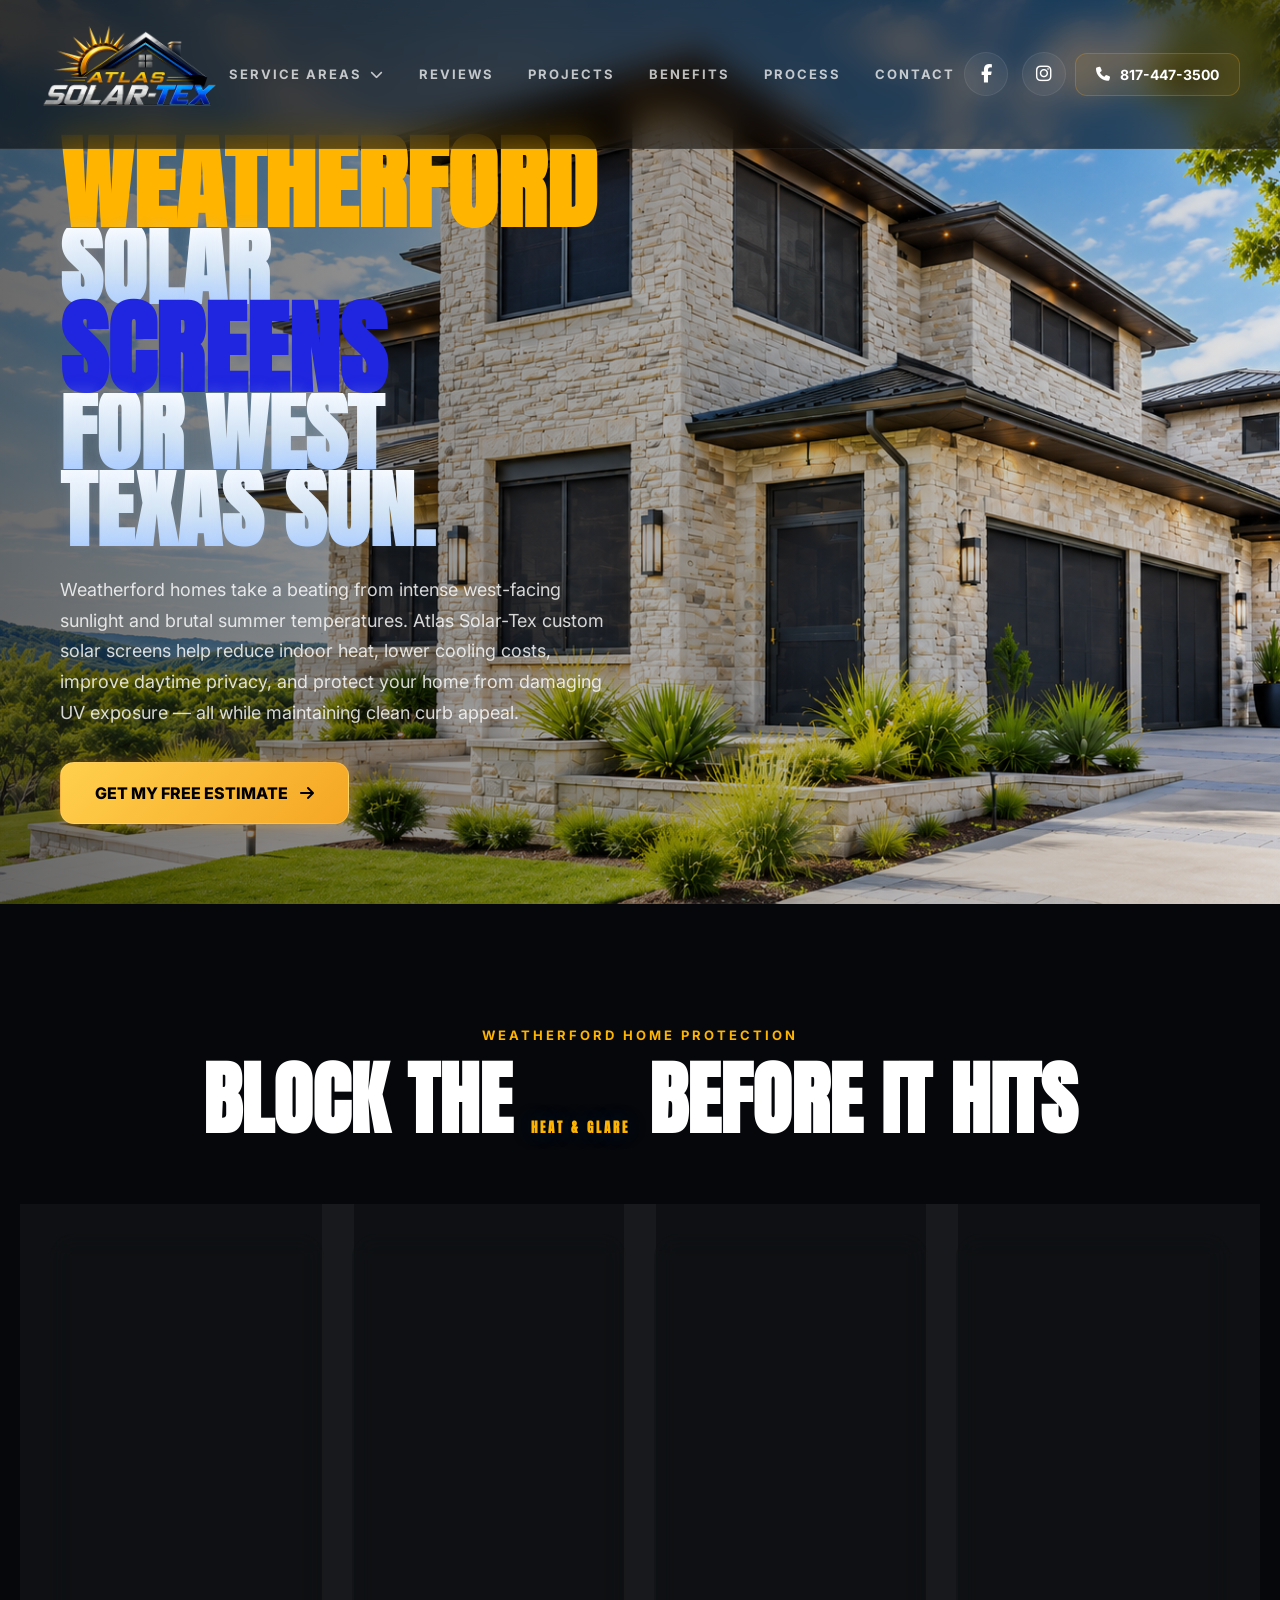
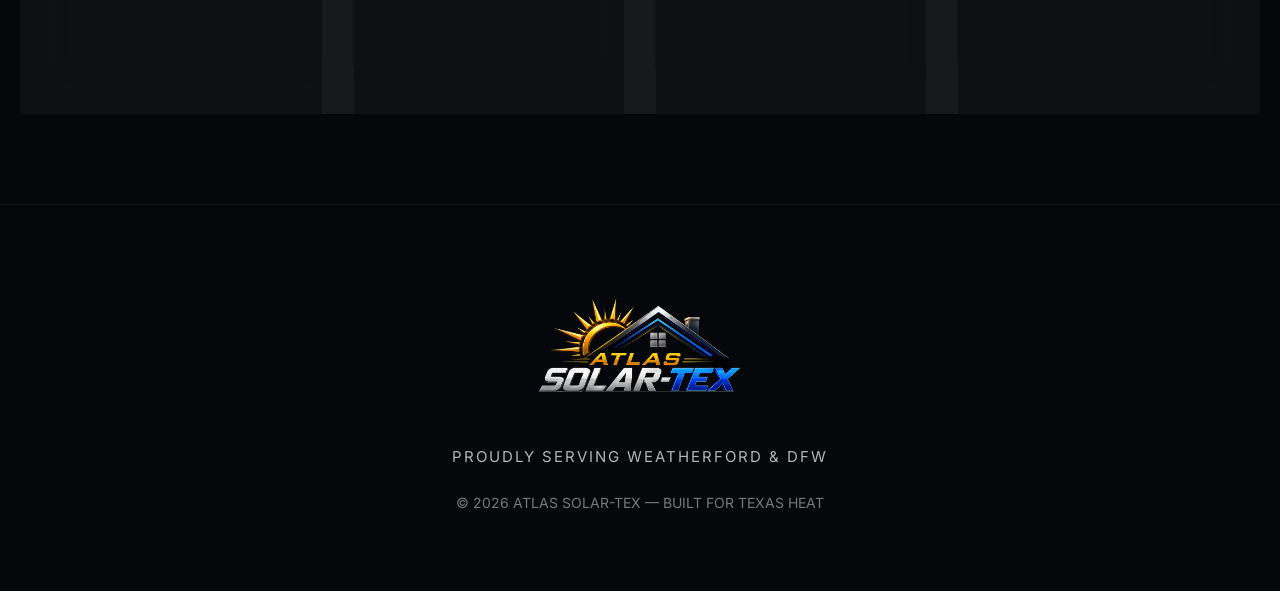
<file: solar-screens-weatherford.html>
<!DOCTYPE html>
<html lang="en">
<head>

<meta charset="UTF-8">
<meta name="viewport" content="width=device-width, initial-scale=1.0">

<title>Solar Screens Weatherford TX | Atlas Solar-Tex</title>

<meta name="description" content="Custom solar screens in Weatherford TX. Reduce heat, lower cooling costs, improve comfort, and protect your home from harsh Texas sun with Atlas Solar-Tex.">

<link rel="preconnect" href="https://fonts.googleapis.com">
<link rel="preconnect" href="https://fonts.gstatic.com" crossorigin>

<link href="https://fonts.googleapis.com/css2?family=Anton&family=Inter:wght@300;400;500;600;700;800&display=swap" rel="stylesheet">

<link
rel="stylesheet"
href="https://cdnjs.cloudflare.com/ajax/libs/font-awesome/6.5.2/css/all.min.css"
/>

<link rel="stylesheet" href="style.css">

</head>

<body>

<nav class="navbar">

<div class="nav-container">

<a href="https://solartexsolarscreens.com" class="logo-link">
    <img
    src="solarlogo.png"
    class="logo"
    alt="Atlas Solar-Tex"
    >
</a>

<div class="nav-links">

<div class="dropdown">

<button class="dropbtn" onclick="toggleDropdown(event)">
SERVICE AREAS
<i class="fas fa-chevron-down"></i>
</button>

<div class="dropdown-content" id="mobileDropdown">

<a href="solar-screens-joshua.html">Joshua</a>

<a href="solar-screens-burleson.html">Burleson</a>

<a href="solar-screens-cleburne.html">Cleburne</a>

<a href="solar-screens-granbury.html">Granbury</a>

<a href="solar-screens-weatherford.html">Weatherford</a>

<a href="solar-screens-godley.html">Godley</a>

</div>

</div>

<a href="reviews.html">REVIEWS</a>

<a href="projects.html">PROJECTS</a>

<a href="index.html#benefits">BENEFITS</a>

<a href="index.html#process">PROCESS</a>

<a href="index.html#quote-form">CONTACT</a>

</div>

<div class="social-icons">

<a href="https://www.facebook.com/profile.php?id=100063526118827" target="_blank">
<i class="fa-brands fa-facebook-f"></i>
</a>

<a href="https://www.instagram.com/atlas_solar_tex/" target="_blank">
<i class="fa-brands fa-instagram"></i>
</a>

</div>

<div class="mobile-menu-btn" onclick="toggleMobileMenu()">
<i class="fas fa-bars"></i>
</div>

<a href="tel:8174473500" class="phone-btn">

<i class="fa-solid fa-phone"></i>

817-447-3500

</a>

</div>

</nav>

<!-- MOBILE MENU -->

<div class="mobile-menu" id="mobileMenu">

<a href="solar-screens-joshua.html">Joshua</a>

<a href="solar-screens-burleson.html">Burleson</a>

<a href="solar-screens-cleburne.html">Cleburne</a>

<a href="solar-screens-granbury.html">Granbury</a>

<a href="solar-screens-weatherford.html">Weatherford</a>

<a href="solar-screens-godley.html">Godley</a>

<a href="reviews.html">Reviews</a>

<a href="projects.html">Projects</a>

<a href="index.html#benefits">Benefits</a>

<a href="index.html#process">Process</a>

<a href="index.html#quote-form">Contact</a>

<a href="tel:8174473500" class="mobile-phone">
<i class="fas fa-phone"></i>
817-447-3500
</a>

</div>

<section class="hero">

<div class="hero-overlay"></div>

<div class="hero-content">

<div class="hero-left">

<h1 class="hero-title">

<span class="gold">WEATHERFORD</span>

<span class="silver">SOLAR</span>

<span class="blue">SCREENS</span>

<span class="silver">FOR WEST</span>

<span class="silver">TEXAS SUN.</span>

</h1>

<p class="hero-sub">

Weatherford homes take a beating from intense west-facing sunlight and brutal summer temperatures. Atlas Solar-Tex custom solar screens help reduce indoor heat, lower cooling costs, improve daytime privacy, and protect your home from damaging UV exposure — all while maintaining clean curb appeal.

</p>

<a href="index.html#quote-form" class="hero-btn">

GET MY FREE ESTIMATE

<i class="fa-solid fa-arrow-right"></i>

</a>

</div>

</div>

</section>

<section class="section">

<div class="section-header">

<span>WEATHERFORD HOME PROTECTION</span>

<h2>

BLOCK THE
<span class="blue-text">
HEAT &
GLARE
</span>

BEFORE IT HITS

</h2>

</div>

<div class="benefit-grid">

<div class="benefit-card">

<i class="fa-solid fa-sun"></i>

<h3>STOP HARSH AFTERNOON SUN</h3>

<p>

West-facing windows can turn your home into an oven during peak afternoon hours. Solar screens help reduce heat and glare before it enters your living space.

</p>

</div>

<div class="benefit-card">

<i class="fa-solid fa-bolt"></i>

<h3>LOWER ENERGY COSTS</h3>

<p>

Reducing solar heat gain helps your HVAC system operate more efficiently during extreme Weatherford summer temperatures.

</p>

</div>

<div class="benefit-card">

<i class="fa-solid fa-shield"></i>

<h3>PROTECT YOUR HOME’S INTERIOR</h3>

<p>

Solar screens help reduce UV exposure that can fade flooring, furniture, blinds, and interior finishes over time.

</p>

</div>

<div class="benefit-card">

<i class="fa-solid fa-house"></i>

<h3>CUSTOM BUILT FOR YOUR HOME</h3>

<p>

Every Atlas Solar-Tex screen is professionally measured and custom fabricated specifically for your Weatherford home for long-term performance and clean aesthetics.

</p>

</div>

</div>

</section>

<footer>

<img
src="solarlogo.png"
class="footer-logo"
alt="Atlas Solar-Tex"
>

<div class="footer-serving">
PROUDLY SERVING WEATHERFORD & DFW
</div>

<p>
© 2026 ATLAS SOLAR-TEX — BUILT FOR TEXAS HEAT
</p>

</footer>

<script>

function toggleMobileMenu(){

document
.getElementById("mobileMenu")
.classList.toggle("active");

}

/* CLOSE MENU WHEN LINK CLICKED */

document.querySelectorAll('.mobile-menu a')
.forEach(link => {

link.addEventListener('click', () => {

document
.getElementById('mobileMenu')
.classList.remove('active');

});

});

/* CLOSE MENU WHEN CLICKING OUTSIDE */

document.addEventListener('click', function(event){

const menu =
document.getElementById('mobileMenu');

const button =
document.querySelector('.mobile-menu-btn');

if(
!menu.contains(event.target)
&&
!button.contains(event.target)
){

menu.classList.remove('active');

}

});

</script>

</body>
</html>
</file>
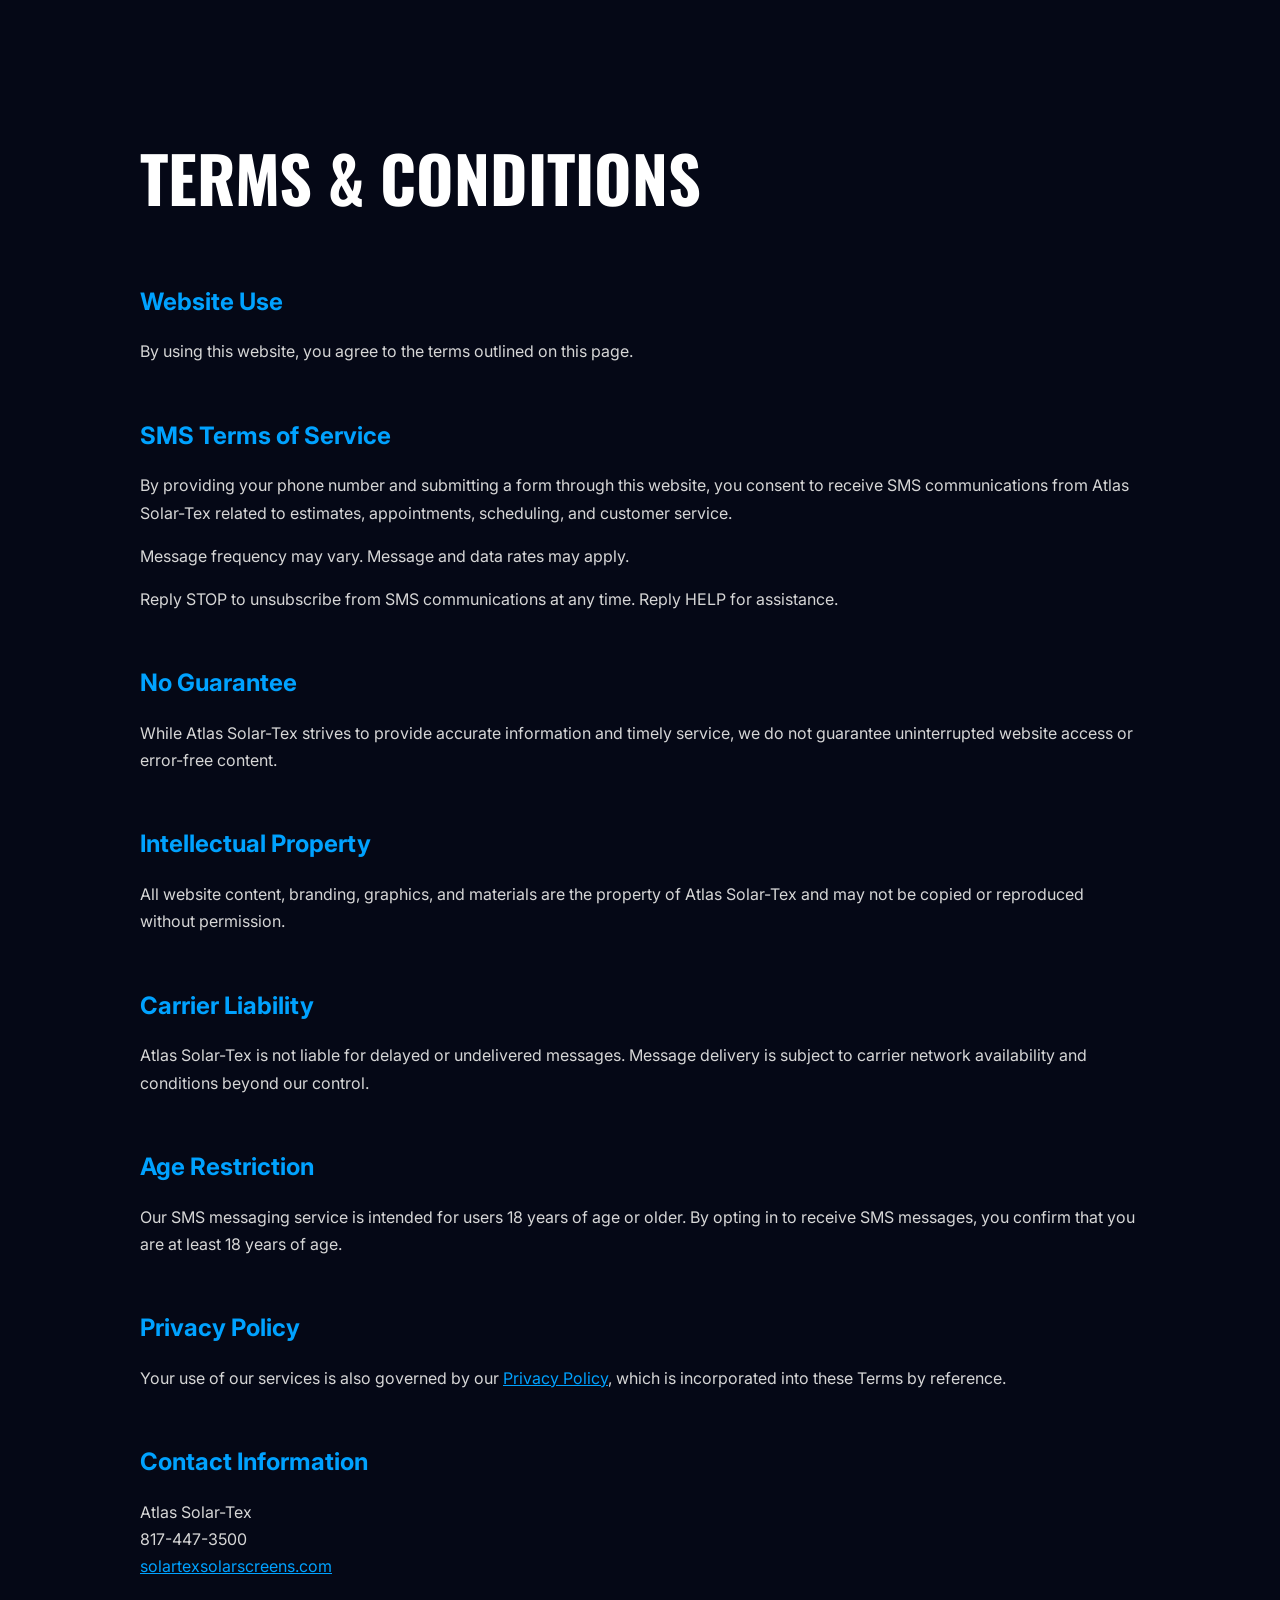
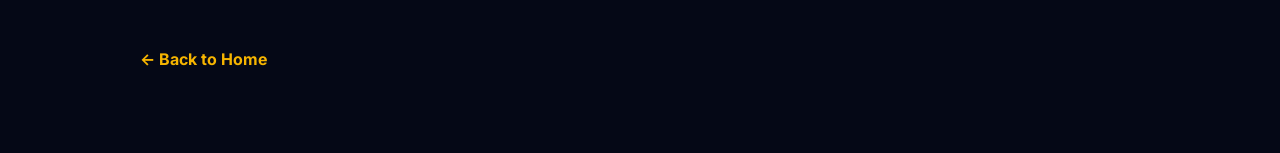
<file: terms.html>
<!DOCTYPE html>
<html lang="en">
<head>
<meta charset="UTF-8">
<meta name="viewport" content="width=device-width, initial-scale=1.0">
<title>Terms & Conditions | Atlas Solar-Tex</title>

<link href="https://fonts.googleapis.com/css2?family=Oswald:wght@400;500;600;700&family=Inter:wght@400;500;600&display=swap" rel="stylesheet">

<style>

body{
    margin:0;
    background:#050816;
    color:white;
    font-family:'Inter',sans-serif;
    line-height:1.7;
}

.container{
    width:90%;
    max-width:1000px;
    margin:auto;
    padding:80px 0;
}

h1{
    font-family:'Oswald',sans-serif;
    font-size:4rem;
    text-transform:uppercase;
    margin-bottom:40px;
}

h2{
    color:#00a2ff;
    margin-top:50px;
    margin-bottom:15px;
    font-size:1.5rem;
}

p{
    color:#d6d6d6;
}

a{
    color:#00a2ff;
}

.back{
    display:inline-block;
    margin-top:50px;
    color:#f7b500;
    text-decoration:none;
    font-weight:700;
}

</style>
</head>

<body>

<div class="container">

<h1>Terms & Conditions</h1>

<h2>Website Use</h2>

<p>
By using this website, you agree to the terms outlined on this page.
</p>

<h2>SMS Terms of Service</h2>

<p>
By providing your phone number and submitting a form through this website, you consent to receive SMS communications from Atlas Solar-Tex related to estimates, appointments, scheduling, and customer service.
</p>

<p>
Message frequency may vary. Message and data rates may apply.
</p>

<p>
Reply STOP to unsubscribe from SMS communications at any time. Reply HELP for assistance.
</p>

<h2>No Guarantee</h2>

<p>
While Atlas Solar-Tex strives to provide accurate information and timely service, we do not guarantee uninterrupted website access or error-free content.
</p>

<h2>Intellectual Property</h2>

<p>
All website content, branding, graphics, and materials are the property of Atlas Solar-Tex and may not be copied or reproduced without permission.
</p>

<h2>Carrier Liability</h2>
<p>Atlas Solar-Tex is not liable for delayed or undelivered 
messages. Message delivery is subject to carrier network 
availability and conditions beyond our control.</p>

<h2>Age Restriction</h2>
<p>Our SMS messaging service is intended for users 18 years 
of age or older. By opting in to receive SMS messages, you 
confirm that you are at least 18 years of age.</p>

<h2>Privacy Policy</h2>
<p>Your use of our services is also governed by our 
<a href="https://solartexsolarscreens.com/privacy-policy.html">
Privacy Policy</a>, which is incorporated into these Terms 
by reference.</p>

<h2>Contact Information</h2>

<p>
Atlas Solar-Tex<br>
817-447-3500<br>
<a href="https://solartexsolarscreens.com">solartexsolarscreens.com</a>
</p>

<a class="back" href="index.html">← Back to Home</a>

</div>

</body>
</html>
</file>
<file: style.css>
/* ========================= */
/* RESET */
/* ========================= */

*{
margin:0;
padding:0;
box-sizing:border-box;
}

:root{
--gold:#ffb500;
--blue:#2026df;
--dark:#05070A;
}

html{
scroll-behavior:smooth;
}

body{
font-family:'Inter',sans-serif;
background:#05070A;
color:white;
overflow-x:hidden;
}

/* ========================= */
/* NAVBAR */
/* ========================= */

.navbar{

position:fixed;

top:0;
left:0;

width:100%;

z-index:999;

background:
rgba(0,0,0,0.55);

backdrop-filter:blur(16px);

border-bottom:
1px solid rgba(255,255,255,0.05);
}

.nav-container{

max-width:1500px;

margin:auto;

display:flex;
align-items:center;
justify-content:space-between;

padding:14px 40px;
}

.logo{
width:180px;
}


/* ========================= */
/* NAV LINKS */
/* ========================= */

.nav-links{
display:flex;
align-items:center;
gap:34px;
}

.nav-links a{

text-decoration:none;

color:white;

font-size:13px;
font-weight:700;

letter-spacing:2px;

opacity:0.72;

transition:0.3s ease;
}

.nav-links a:hover{

color:var(--gold);

opacity:1;
}

/* ========================= */
/* DROPDOWN */
/* ========================= */

.dropdown{
position:relative;
display:inline-block;
}

.dropbtn{

background:none;
border:none;

color:white;

font-size:13px;
font-weight:700;

letter-spacing:2px;

opacity:0.72;

cursor:pointer;

display:flex;
align-items:center;
gap:8px;

font-family:'Inter',sans-serif;

transition:0.3s ease;
}

.dropbtn:hover{

color:var(--gold);

opacity:1;
}

.dropdown-content{

display:none;

position:absolute;

top:100%;
padding-top:14px;

.dropdown::after{
content:'';
position:absolute;
left:0;
top:100%;
width:100%;
height:18px;
}

background:#0b1017;

min-width:240px;

border-radius:16px;

overflow:hidden;

border:
1px solid rgba(255,255,255,.08);

box-shadow:
0 0 24px rgba(0,0,0,.35);

z-index:999;
}

.dropdown-content a{

display:block;

padding:14px 18px;

color:#fff;

text-decoration:none;

transition:.25s;

font-size:.9rem;

letter-spacing:1px;

opacity:1;
}

.dropdown-content a:hover{

background:
rgba(22,141,255,.12);

color:var(--gold);
}

/* DESKTOP HOVER */

@media(min-width:769px){

.dropdown:hover .dropdown-content{
display:block;
}

}

/* MOBILE CLICK */

.show{
display:block;
}

/* ========================= */
/* SOCIAL ICONS */
/* ========================= */

.social-icons{

display:flex;
align-items:center;
gap:14px;
}

.social-icons a{

width:44px;
height:44px;

display:flex;
align-items:center;
justify-content:center;

border-radius:50%;

background:
rgba(255,255,255,0.06);

border:
1px solid rgba(255,255,255,0.08);

color:white;

font-size:18px;

text-decoration:none;

transition:0.3s ease;

box-shadow:
0 0 20px rgba(255,255,255,0.04);
}

.social-icons a:hover{

transform:
translateY(-4px);

background:
rgba(30,143,255,0.18);

border-color:
rgba(30,143,255,0.35);

box-shadow:
0 0 25px rgba(30,143,255,0.45);
}

/* ========================= */
/* PHONE BUTTON */
/* ========================= */

.phone-btn{

display:flex;
align-items:center;
gap:10px;

padding:12px 20px;

background:
rgba(245,166,35,0.10);

border:
1px solid rgba(245,166,35,0.25);

border-radius:12px;

text-decoration:none;

color:white;

font-size:14px;
font-weight:700;

transition:0.3s ease;

box-shadow:
0 0 18px rgba(245,166,35,0.08);
}

.phone-btn:hover{

transform:
translateY(-4px);

box-shadow:
0 0 24px rgba(245,166,35,0.25);
}

/* ========================= */
/* HERO */
/* ========================= */

.hero{

position:relative;

min-height:100vh;

display:flex;
align-items:center;

background-image:
url("HERO.png");

background-size:cover;
background-position:center;
background-repeat:no-repeat;

overflow:hiddne;
}


.hero-overlay{

position:absolute;
inset:0;

background:
linear-gradient(
90deg,
rgba(0,0,0,0.58) 0%,
rgba(0,0,0,0.38) 40%,
rgba(0,0,0,0.10) 100%
);
}

.hero-content{

position:relative;

z-index:5;

width:100%;

max-width:1200px;

margin:0 auto;

padding:
140px 40px 80px 20px;
}

.hero-left{
max-width:660px;
}

/* ========================= */
/* HERO TITLE */
/* ========================= */

.hero-title{

font-family:'Anton',sans-serif;

line-height:0.86;

text-transform:uppercase;
}

.hero-title span{
display:block;
}

.gold{

font-size:clamp(72px,8vw,155px);
color:var(--gold);

text-shadow:
0 0 2px rgba(245,166,35,0.12);

}

.blue{

font-size:clamp(72px,8vw,155px);
color:var(--blue);

text-shadow:
0 0 2px rgba(30,143,255,0.10);

}

.silver{

font-size:
clamp(64px,7vw,130px);

background:
linear-gradient(
180deg,
#FFFFFF 0%,
#D9E7F5 55%,
#AFCFFF 100%
);

-webkit-background-clip:text;
-webkit-text-fill-color:transparent;

text-shadow:
0 0 10px rgba(255,255,255,0.08),
0 0 18px rgba(30,143,255,0.06);
}

.hero-sub{

margin-top:28px;

margin-bottom:34px;

font-size:18px;

line-height:1.7;

color:
rgba(255,255,255,0.82);

max-width:560px;
}

/* ========================= */
/* HERO BUTTON */
/* ========================= */

.hero-btn{

display:inline-flex;
align-items:center;
gap:12px;

padding:20px 34px;

background:
linear-gradient(
135deg,
#FFD04D,
#F5A623
);

color:black;

text-decoration:none;

font-size:16px;
font-weight:800;

border-radius:14px;

border:
1px solid rgba(255,255,255,0.15);

box-shadow:
0 0 10px rgba(245,166,35,0.30),
0 0 20px rgba(245,166,35,0.18);

transition:0.3s ease;
}

.hero-btn:hover{

transform:
translateY(-4px);

box-shadow:
0 0 16px rgba(245,166,35,0.45),
0 0 30px rgba(245,166,35,0.22);
}

/* ========================= */
/* HERO STATS */
/* ========================= */

.hero-stats{

display:grid;

grid-template-columns:
repeat(4,1fr);

gap:14px;

margin-top:42px;
}

.stat-card{

padding:22px 18px;

background:
rgba(10,10,10,0.72);

backdrop-filter:none;

border:
1px solid rgba(255,255,255,0.08);

border-radius:22px;

text-align:center;

transition:0.3s ease;

box-shadow:
0 0 20px rgba(255,255,255,0.04);
}

.stat-card:hover{

transform:
translateY(-8px);

border-color:
rgba(245,166,35,0.22);

box-shadow:
0 0 32px rgba(245,166,35,0.12);
}

.stat-card i{

font-size:30px;

margin-bottom:18px;

color:var(--gold);

text-shadow:
0 0 16px rgba(245,166,35,0.42);
}

.stat-card h3{

font-size:15px;

margin-bottom:6px;
}

.stat-card p{

font-size:11px;

letter-spacing:2px;

opacity:0.7;
}

/* ========================= */
/* SECTIONS */
/* ========================= */

.section{

padding:120px 50px;
}

.dark-section{

background:
linear-gradient(
180deg,
#080B10,
#040608
);
}

.section-header{

text-align:center;

margin-bottom:80px;
}

.section-header span{

display:inline-block;

margin-bottom:20px;

color:var(--gold);

font-size:13px;
font-weight:700;

letter-spacing:3px;
}

.section-header h2{

font-family:'Anton',sans-serif;

font-size:
clamp(58px,7vw,120px);

line-height:0.92;

text-transform:uppercase;
}

.blue-text{

color:var(--blue);

text-shadow:
0 0 22px rgba(30,143,255,0.25);

font-size:
clamp(72px,8vw,145px);
}

/* ========================= */
/* BENEFITS */
/* ========================= */

.benefit-grid{

max-width:1400px;

margin:auto;

display:grid;

grid-template-columns:
repeat(4,1fr);

gap:28px;
}

.benefit-card{

padding:48px 36px;

background:
rgba(255,255,255,0.04);

border:
1px solid rgba(255,255,255,0.08);

backdrop-filter:blur(14px);

border-radius:24px;

transition:0.3s ease;

box-shadow:
0 0 20px rgba(255,255,255,0.04);
}

.benefit-card:hover{

transform:
translateY(-10px);

border-color:
rgba(30,143,255,0.22);

box-shadow:
0 0 34px rgba(30,143,255,0.12);
}

.benefit-card i{

font-size:34px;

margin-bottom:24px;

color:var(--blue);

text-shadow:
0 0 18px rgba(30,143,255,0.42);
}

.benefit-card h3{

margin-bottom:16px;

font-size:24px;
}

.benefit-card p{

line-height:1.7;

opacity:0.72;
}

/* ========================= */
/* PROCESS */
/* ========================= */

.process-grid{

max-width:1400px;

margin:auto;

display:grid;

grid-template-columns:
repeat(3,1fr);

gap:28px;
}

.process-card{

padding:52px 42px;

background:
rgba(255,255,255,0.04);

border:
1px solid rgba(255,255,255,0.08);

backdrop-filter:blur(14px);

border-radius:24px;

transition:0.3s ease;
}

.process-card:hover{

transform:
translateY(-10px);

border-color:
rgba(245,166,35,0.22);

box-shadow:
0 0 34px rgba(245,166,35,0.12);
}

.process-card span{

display:block;

margin-bottom:24px;

font-family:'Anton',sans-serif;

font-size:76px;

color:
rgba(245,166,35,0.20);
}

.process-card h3{

margin-bottom:18px;

font-size:30px;

line-height:1.2;
}

.process-card p{

line-height:1.9;

opacity:0.78;

font-size:16px;
}

/* ========================= */
/* FORM */
/* ========================= */

.form-wrapper{

max-width:850px;

margin:auto;
}

.contact-form{

display:flex;
flex-direction:column;

gap:22px;
}

.contact-form input,
.contact-form textarea{

width:100%;

padding:18px 20px;

background:
rgba(255,255,255,0.05);

border:
1px solid rgba(255,255,255,0.08);

border-radius:14px;

color:white;

font-size:16px;

font-family:'Inter',sans-serif;

outline:none;

transition:0.3s ease;
}

.contact-form textarea{

min-height:140px;

resize:none;
}

.contact-form input:focus,
.contact-form textarea:focus{

border-color:
rgba(30,143,255,0.45);

box-shadow:
0 0 18px rgba(30,143,255,0.12);
}

.sms-consent{

display:flex;
align-items:flex-start;

gap:14px;

font-size:13px;

line-height:1.6;

color:
rgba(255,255,255,0.72);
}

.sms-consent input{

margin-top:4px;

width:18px;
height:18px;
}

.contact-form button{

padding:22px;

border:none;

border-radius:14px;

background:
linear-gradient(
135deg,
#FFD04D,
#F5A623
);

color:black;

font-size:16px;
font-weight:800;

cursor:pointer;

transition:0.3s ease;

box-shadow:
0 0 18px rgba(245,166,35,0.18);
}

.contact-form button:hover{

transform:
translateY(-4px);

box-shadow:
0 0 28px rgba(245,166,35,0.28);
}

/* ========================= */
/* CTA */
/* ========================= */

.cta-section{

padding:120px 50px;
}

.cta-box{

max-width:1400px;

margin:auto;

padding:70px 60px;

display:flex;
align-items:center;
justify-content:space-between;

background:
linear-gradient(
135deg,
rgba(245,166,35,0.10),
rgba(30,143,255,0.06)
);

border:
1px solid rgba(255,255,255,0.08);

border-radius:28px;

box-shadow:
0 0 40px rgba(245,166,35,0.06);
}

.cta-box h2{

font-family:'Anton',sans-serif;

font-size:
clamp(42px,5vw,90px);

line-height:0.95;
}

/* ========================= */
/* FOOTER */
/* ========================= */

footer{

padding:80px 20px;

text-align:center;

border-top:
1px solid rgba(255,255,255,0.06);
}

.footer-logo{

width:210px;

margin-bottom:18px;
}

.footer-serving{

font-size:15px;

letter-spacing:2px;

color:
rgba(255,255,255,0.70);

margin-bottom:28px;
}

.footer-links{

display:flex;
justify-content:center;
gap:30px;

margin-bottom:28px;
}

.footer-links a{

color:
rgba(255,255,255,0.68);

text-decoration:none;

font-size:14px;

transition:0.3s ease;
}

.footer-links a:hover{
color:var(--gold);
}

.footer-socials{

display:flex;
justify-content:center;
gap:16px;

margin-bottom:28px;
}

.footer-socials a{

width:46px;
height:46px;

display:flex;
align-items:center;
justify-content:center;

border-radius:50%;

background:
rgba(255,255,255,0.06);

border:
1px solid rgba(255,255,255,0.08);

color:white;

font-size:18px;

text-decoration:none;

transition:0.3s ease;
}

.footer-socials a:hover{

transform:
translateY(-4px);

background:
rgba(30,143,255,0.18);

box-shadow:
0 0 22px rgba(30,143,255,0.28);
}

footer p{

opacity:0.45;

font-size:14px;
}


/* ========================= */
/* MOBILE MENU */
/* ========================= */

.mobile-menu-btn{

display:none;

font-size:24px;

color:white;

cursor:pointer;
}

.mobile-menu{

position:fixed;

top:0;
right:-100%;

width:82%;

height:100vh;

background:#05070A;

z-index:9999;

padding:120px 30px 40px;

display:flex;

flex-direction:column;

gap:24px;

transition:0.35s ease;

box-shadow:
-10px 0 30px rgba(0,0,0,0.45);
}

.mobile-menu.active{
right:0;
}

.mobile-menu a{

color:white;

text-decoration:none;

font-size:18px;

font-weight:700;

letter-spacing:1px;

transition:0.3s ease;
}

.mobile-menu a:hover{
color:var(--gold);
}

.mobile-phone{

margin-top:20px;

padding:16px 20px;

background:
rgba(245,166,35,0.12);

border:
1px solid rgba(245,166,35,0.22);

border-radius:14px;

display:flex;

align-items:center;

gap:12px;
}

@media(max-width:1100px){

.hero-stats,
.benefit-grid,
.process-grid{

grid-template-columns:
1fr 1fr;
}

.cta-box{

flex-direction:column;

gap:40px;

text-align:center;
}

}

/* ========================= */
/* MOBILE */
/* ========================= */

@media(max-width:768px){

/* FORCE MOBILE WIDTH FIX */

html,
body{
overflow-x:hidden;
max-width:100%;
}

/* MOBILE OVERFLOW FIX */

.hero,
.hero-content,
.hero-left{
max-width:100%;
}

.reviews-grid,
.review-card{
max-width:100%;
overflow:hidden;
}

.hero-title{
width:100%;
}

.hero-title .gold,
.hero-title .blue,
.hero-title .silver{
word-break:break-word;
}
  
/* MOBILE HERO FIX */

.hero-title .gold,
.hero-title .blue{
font-size:clamp(52px,14vw,72px);
line-height:0.9;
}

.hero-title .silver{
font-size:clamp(48px,13vw,66px);
line-height:0.9;
}

.hero-left{
max-width:100%;
overflow:hidden;
}

.hero{
overflow:hidden;
}

.hero-content{
overflow:hidden;
width:100%;
}

.hero-title{
max-width:100%;
overflow-wrap:break-word;
}

.nav-links{
display:none !important;
}

.desktop-socials{
display:none !important;
}

.social-icons{

display:flex;

align-items:center;

gap:8px;

margin-left:auto;

margin-right:14px;
}

.social-icons a{

width:36px;
height:36px;

font-size:14px;
}

.phone-btn{
display:none;
}

.mobile-menu-btn{
display:block;
}

.logo{
width:130px;
}

.nav-container{
padding:14px 16px;
}

.hero-stats,
.benefit-grid,
.process-grid{

grid-template-columns:1fr;
}

.section,
.cta-section{

padding:90px 20px;
}

.hero-btn{

width:100%;

justify-content:center;
}

}

.section-header h2{

font-size:
clamp(46px,8vw,80px);
}

.blue-text{

font-size:
clamp(42px,8vw,72px);
}

.gold{

text-shadow:none

}

.blue{

text-shadow:none

}

}

/* REVIEWS PAGE */

.stats-bar{
padding:34px 20px;
background:#08111d;
border-top:1px solid rgba(255,255,255,0.05);
border-bottom:1px solid rgba(255,255,255,0.05);
}

.stats-grid{
max-width:1400px;
margin:auto;
display:grid;
grid-template-columns:repeat(2,1fr);
gap:12px;
}

.stat-item{
text-align:center;
padding:16px 12px;
background:rgba(255,255,255,0.04);
border-radius:18px;
border:1px solid rgba(255,255,255,0.06);
}

.stat-item i{
font-size:22px;
margin-bottom:12px;
color:var(--gold);
}

.stat-item h3{
font-size:15px;
line-height:1.5;
letter-spacing:1px;
}

.reviews-section{
padding:120px 50px;
}

.review-grid{
max-width:1450px;
margin:auto;
display:grid;
grid-template-columns:repeat(3,1fr);
gap:30px;
}

.review-card{
padding:40px 34px;
border-radius:24px;
background:rgba(255,255,255,0.04);
border:1px solid rgba(255,255,255,0.08);
backdrop-filter:blur(14px);
transition:0.3s ease;
position:relative;
overflow:hidden;
}

.review-card:hover{
transform:translateY(-10px);
border-color:rgba(30,143,255,0.22);
box-shadow:0 0 28px rgba(30,143,255,0.10);
}

.review-stars{
margin-bottom:20px;
color:var(--gold);
font-size:18px;
}

.review-text{
font-size:17px;
line-height:1.9;
color:rgba(255,255,255,0.84);
margin-bottom:28px;
}

.review-author{
font-size:15px;
font-weight:700;
letter-spacing:1px;
color:var(--blue);
}

.cta-section{
padding:120px 20px;
text-align:center;
background:
linear-gradient(
180deg,
rgba(8,17,29,1) 0%,
rgba(5,7,10,1) 100%
);
}

.cta-section h2{
font-family:'Anton',sans-serif;
font-size:clamp(54px,7vw,120px);
line-height:0.92;
text-transform:uppercase;
margin-bottom:24px;
}

.cta-section p{
max-width:780px;
margin:auto;
font-size:20px;
line-height:1.8;
opacity:0.82;
margin-bottom:42px;
}

.cta-btn{
display:inline-flex;
align-items:center;
gap:12px;
padding:22px 38px;
background:linear-gradient(135deg,#FFD04D,#F5A623);
color:black;
text-decoration:none;
font-size:17px;
font-weight:800;
border-radius:14px;
}

/* MOBILE REVIEWS FIX */

@media(max-width:768px){

.review-grid{
grid-template-columns:1fr !important;
}

.review-card{
width:100%;
padding:32px 24px;
}

.reviews-section{
padding:80px 20px;
overflow:hidden;
}

body{
overflow-x:hidden;
}

}

.logo-link{
    display:flex;
    align-items:center;
    text-decoration:none;
}
.project-image{
width:100%;
height:320px;
object-fit:cover;
border-radius:18px;
display:block;
margin-bottom:20px;
}

.project-title{
font-size:1.3rem;
font-weight:700;
margin-bottom:15px;
color:#ffffff;
}

.project-image{
width:100%;
height:320px;
object-fit:cover;
border-radius:18px;
display:block;
margin-bottom:20px;
}

.project-title{
font-size:1.3rem;
font-weight:700;
margin-bottom:15px;
color:#ffffff;

.hero-stats{

grid-template-columns:
repeat(2,1fr);

gap:12px;

}

.stat-card{

padding:18px 14px;

}
}
</file>
